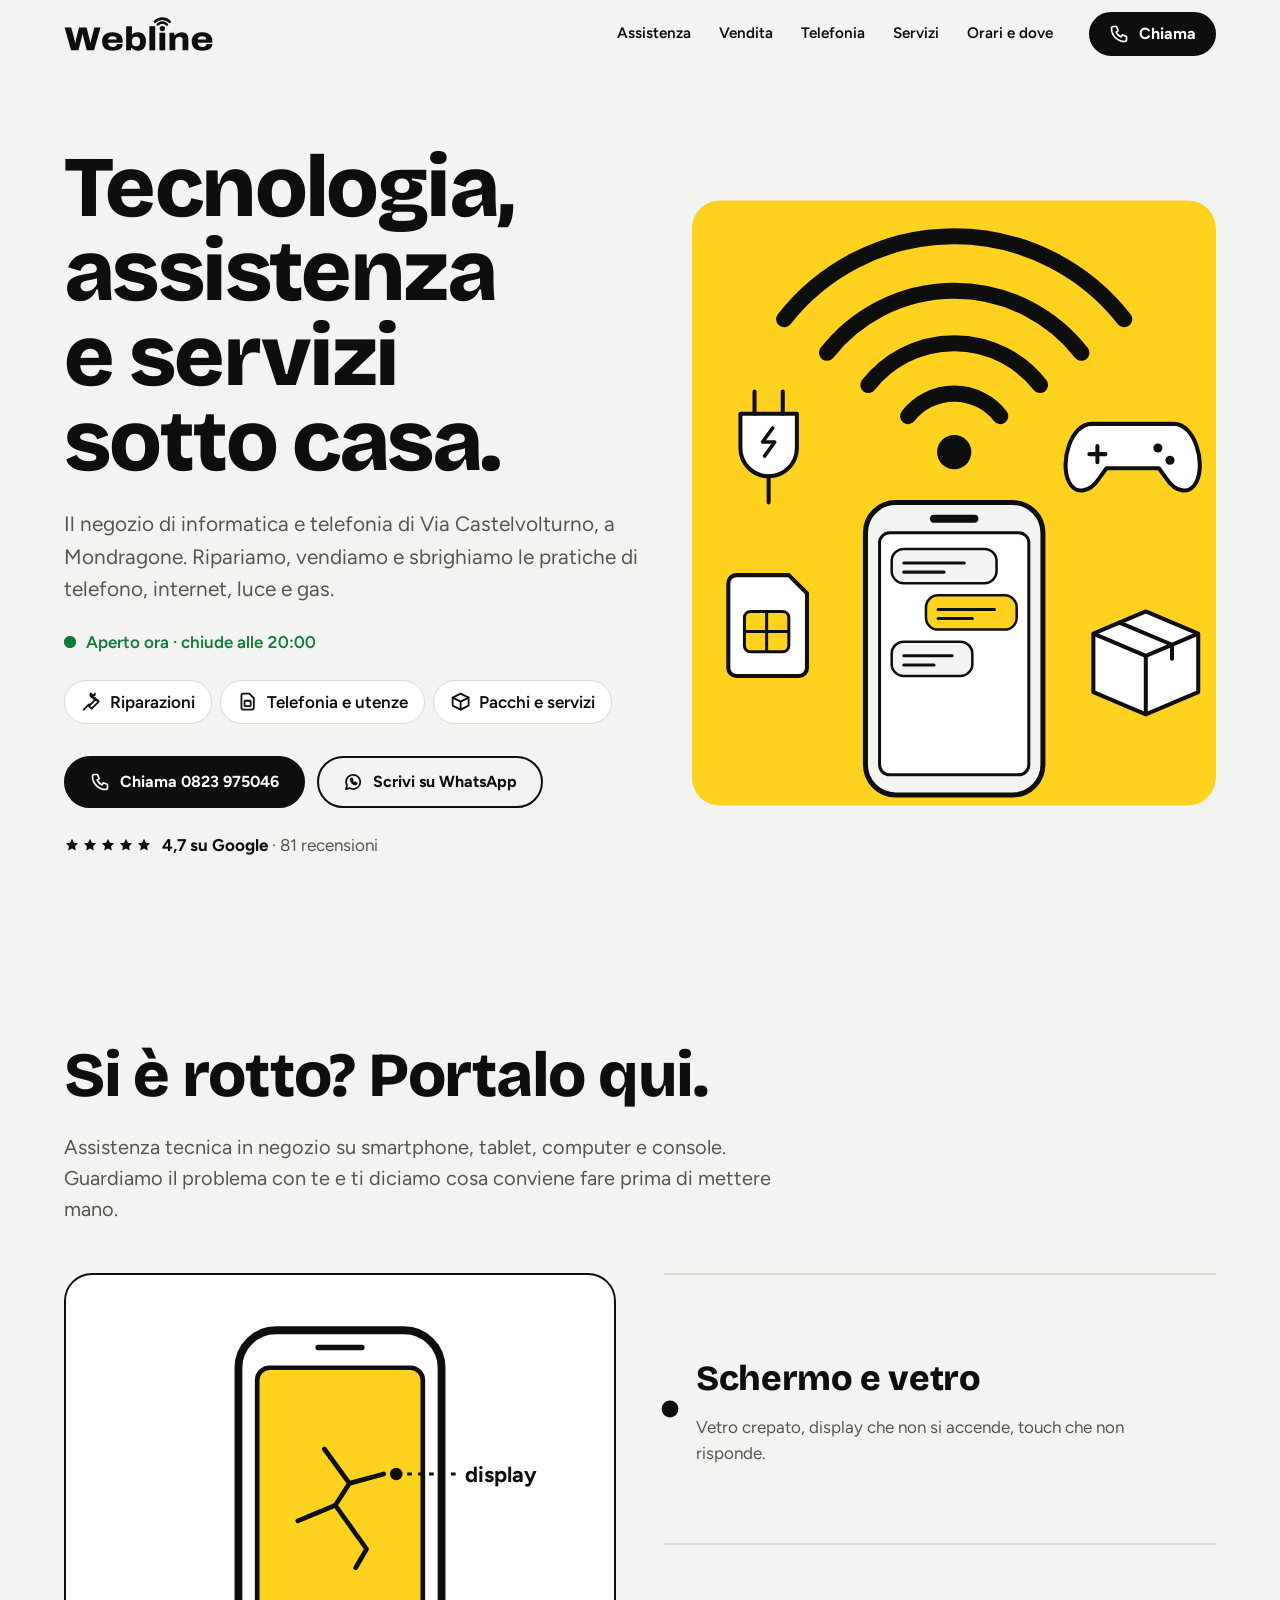
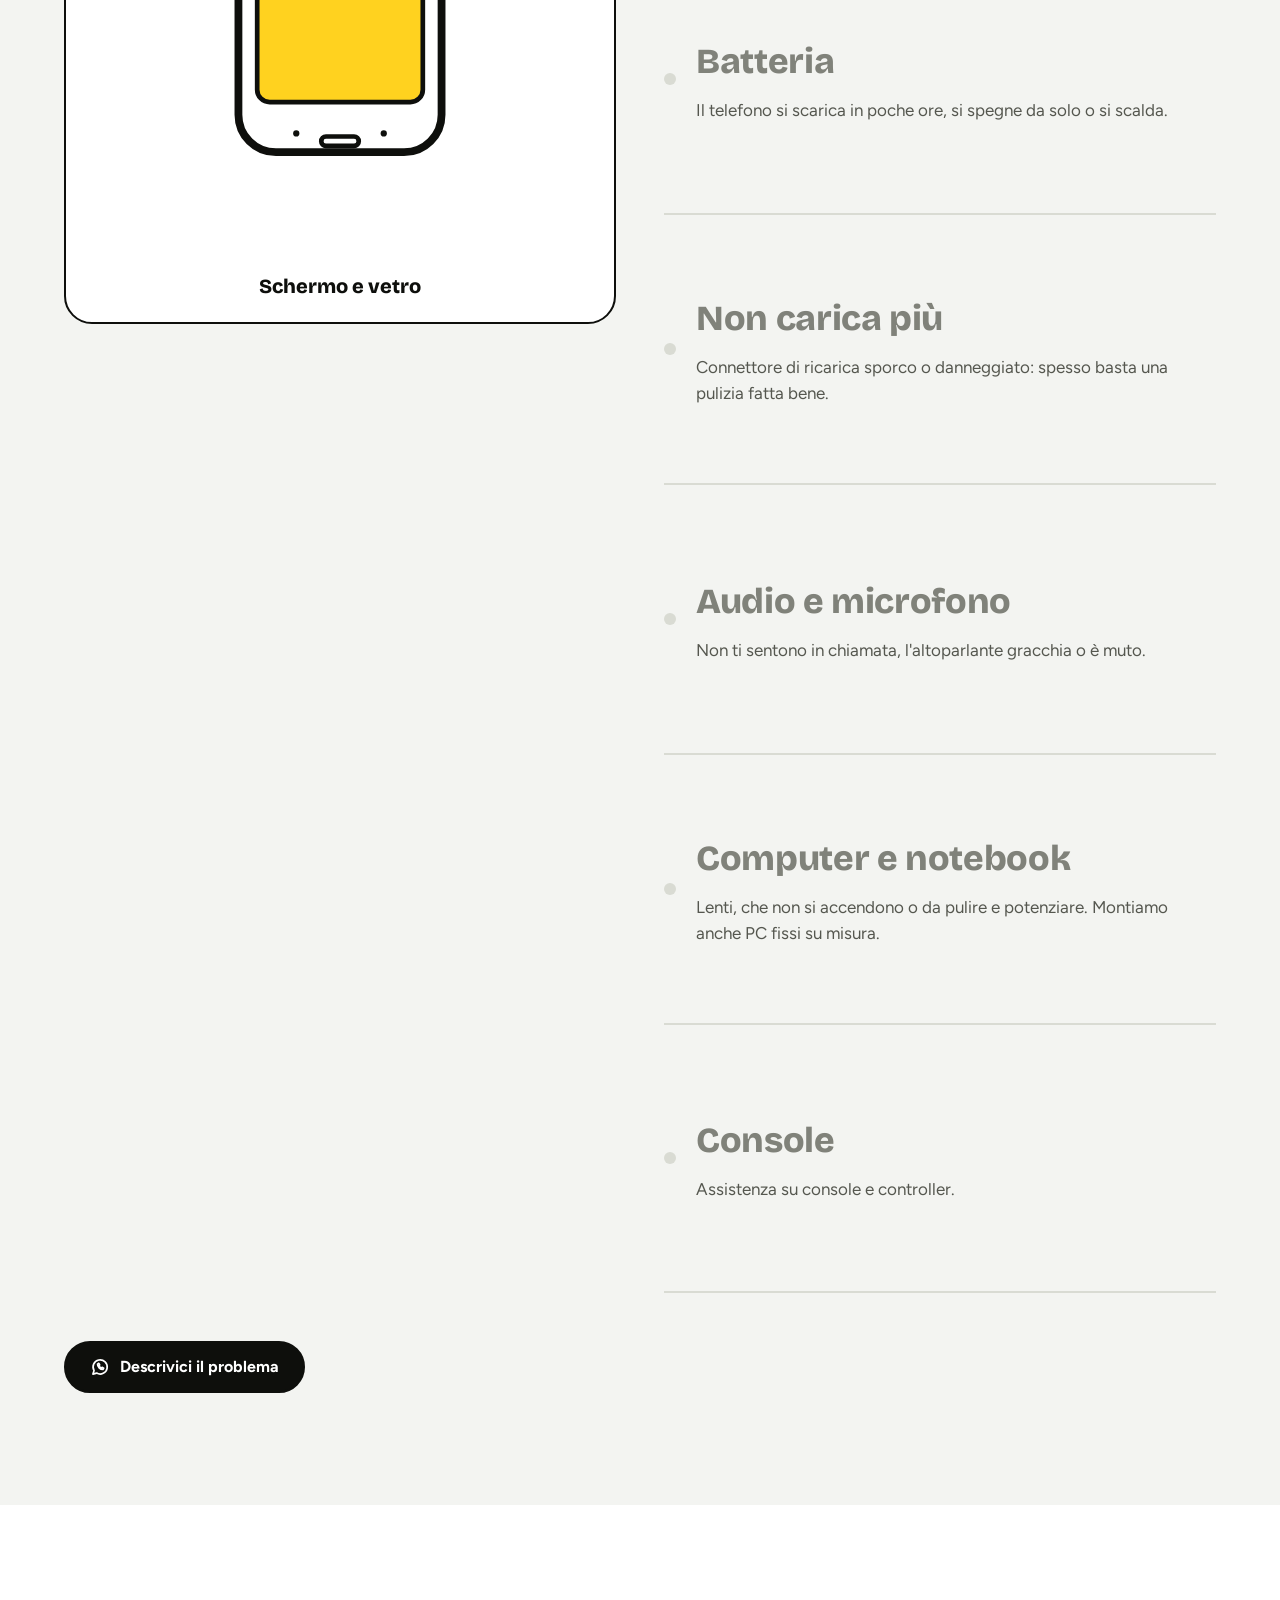
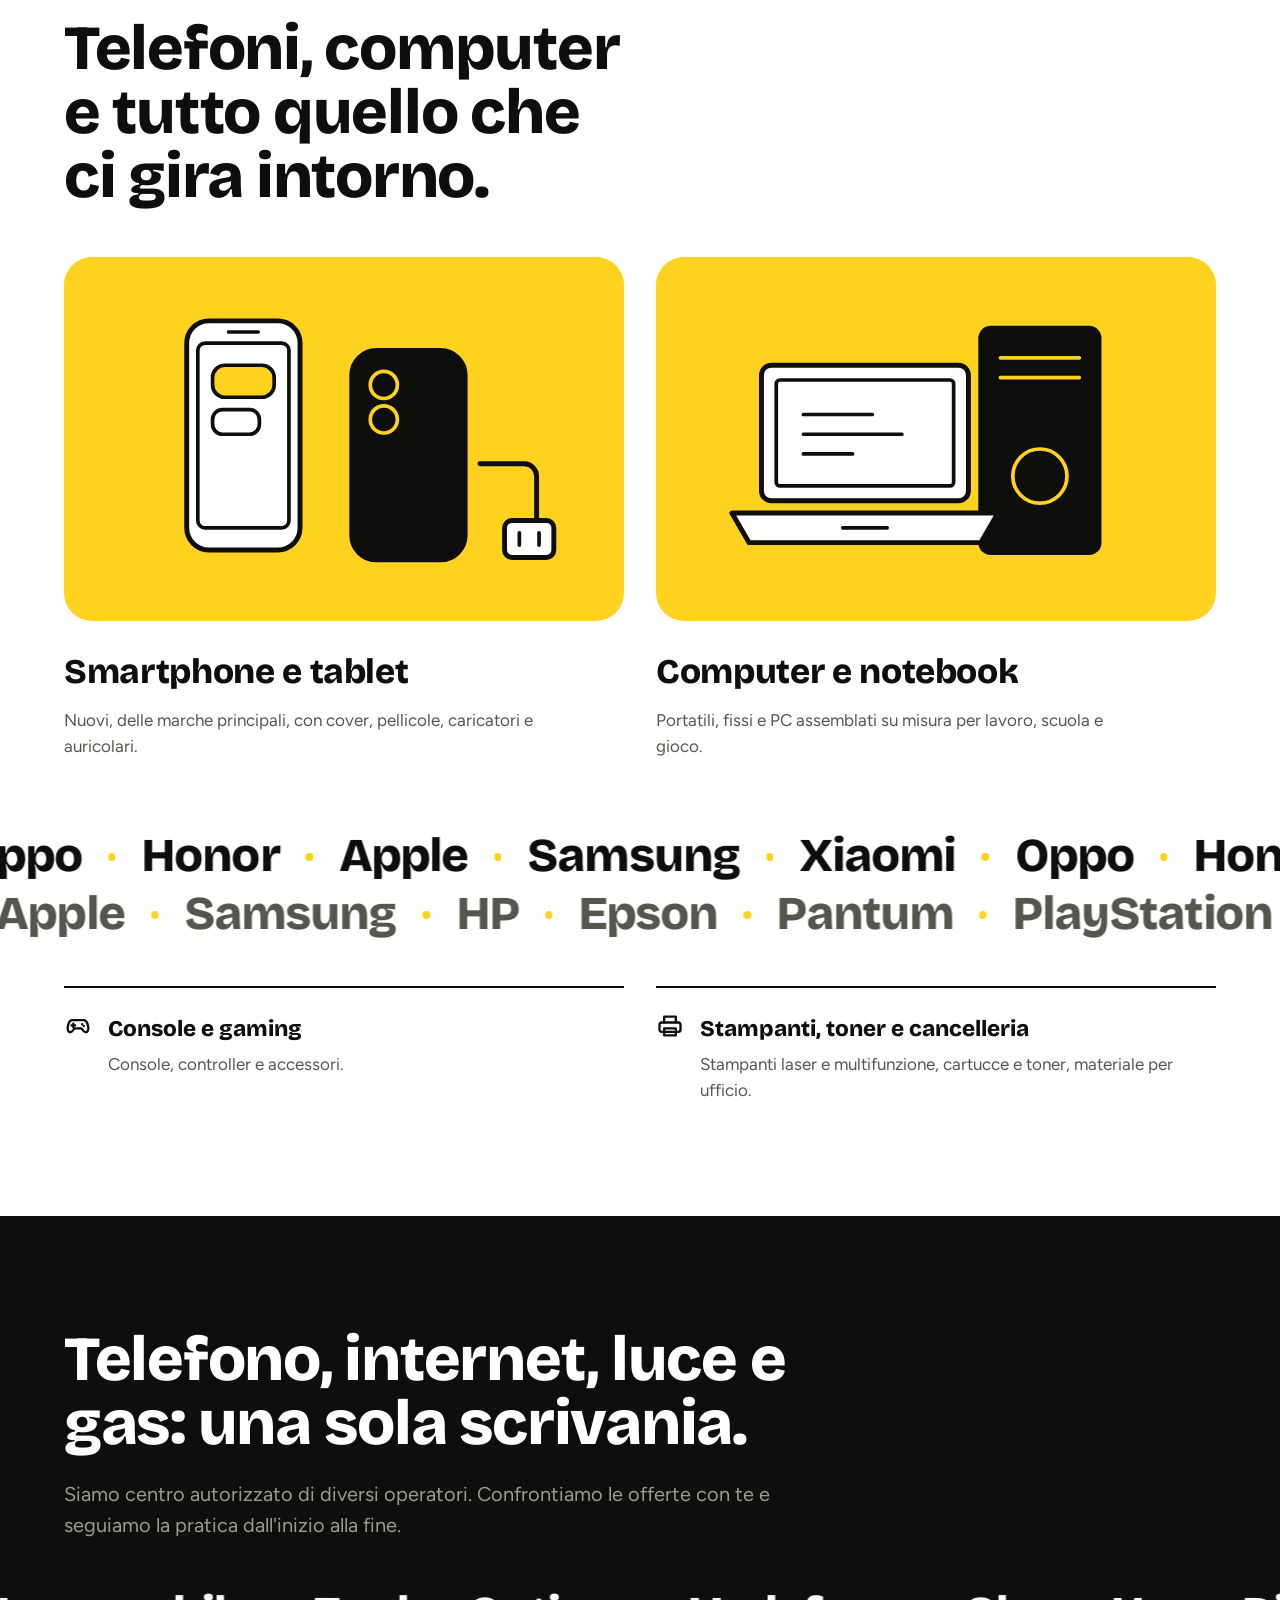
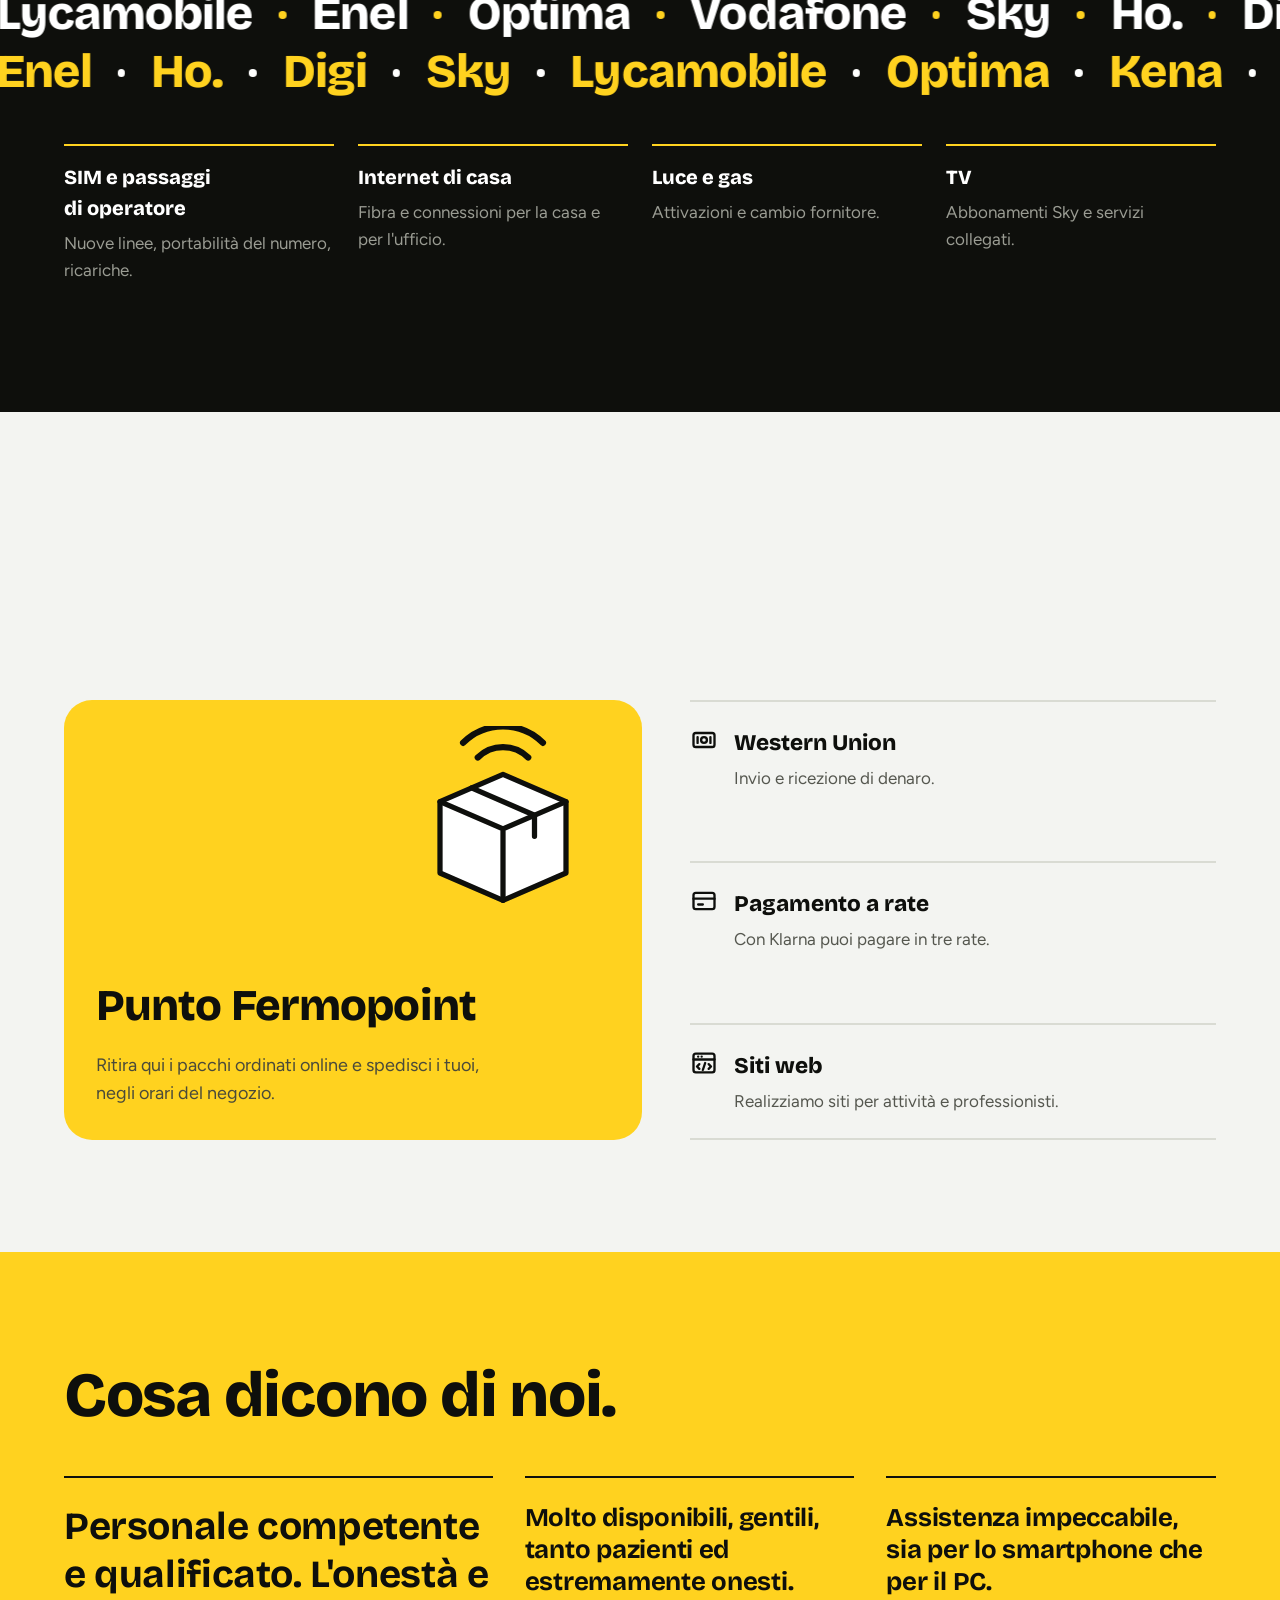
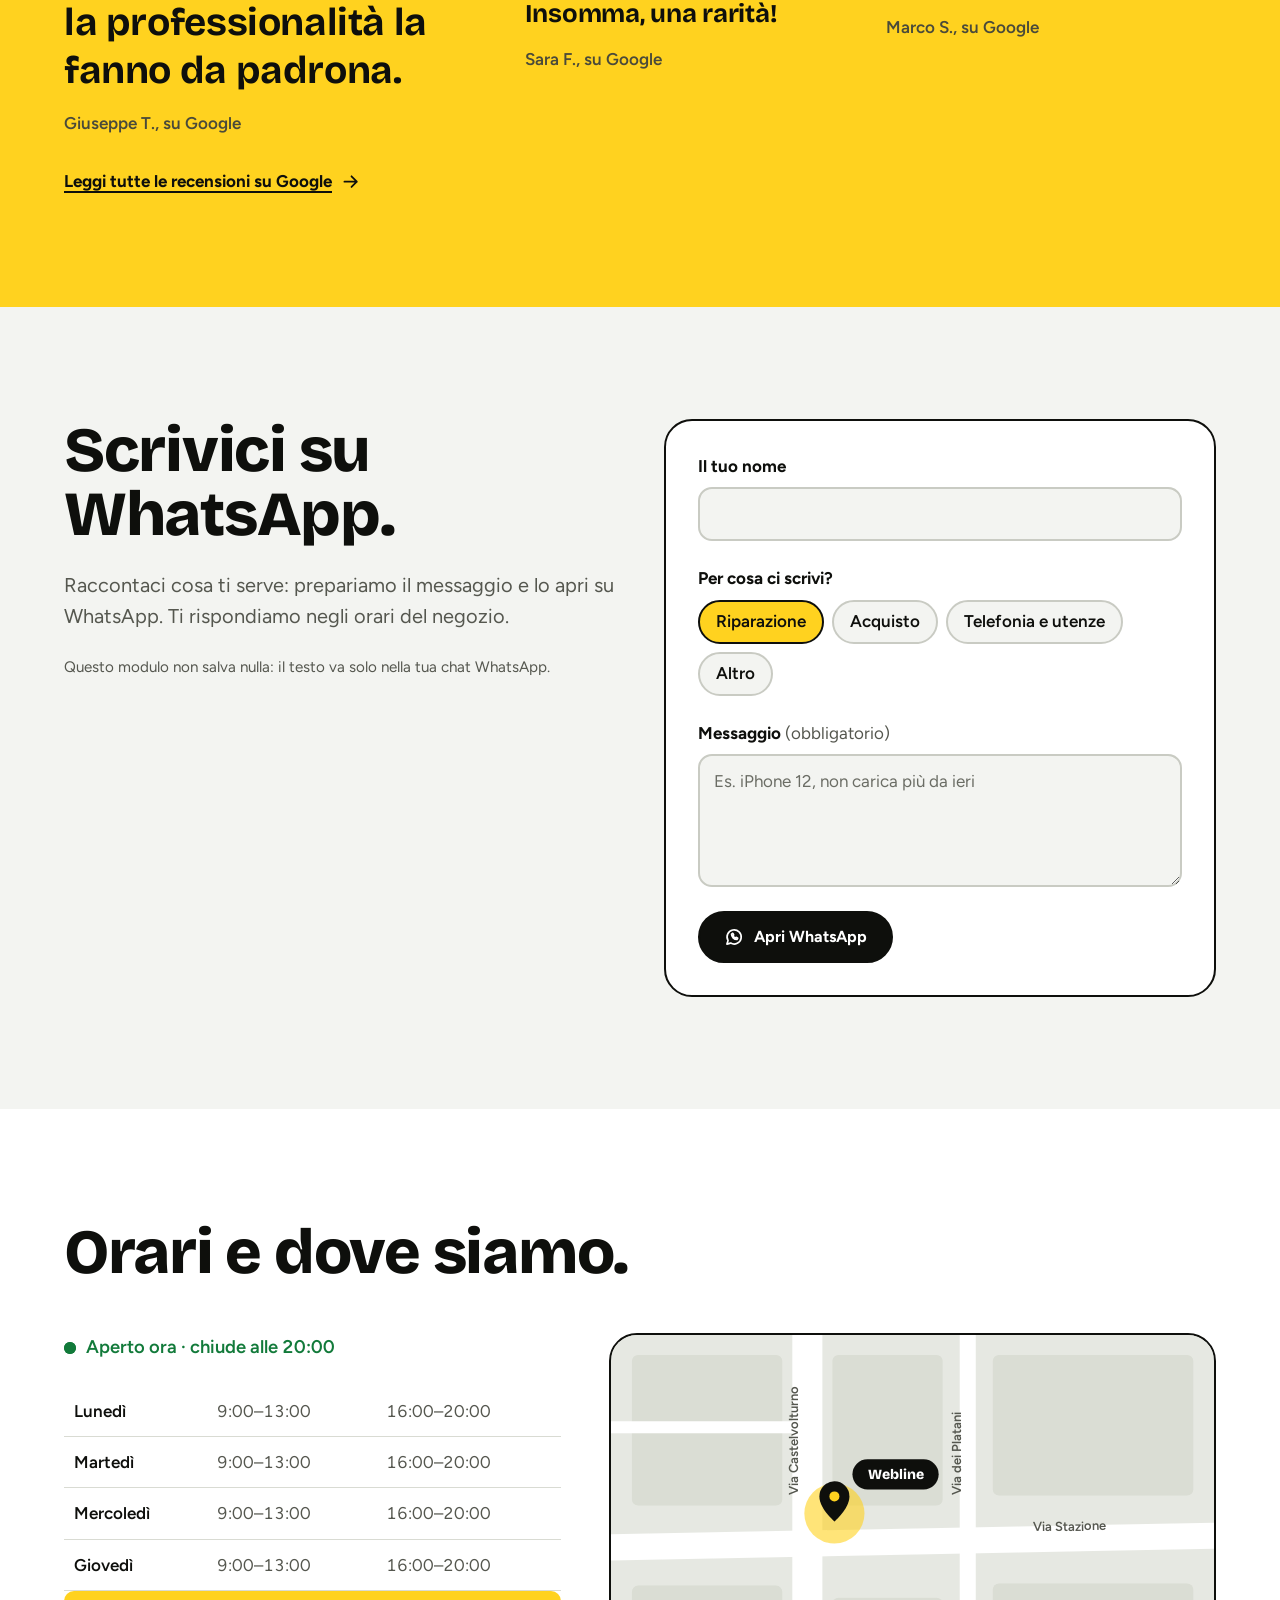
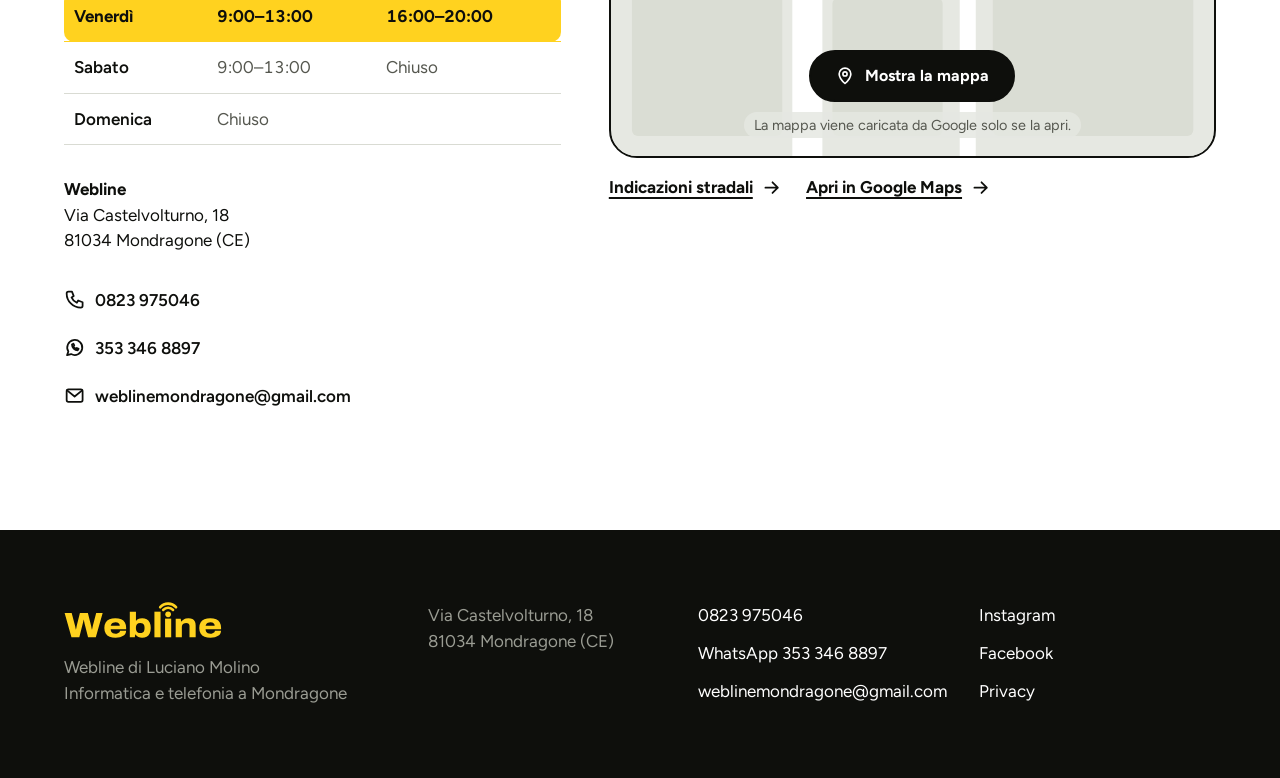
<file: index.html>
<!doctype html>
<html lang="it">
<head>
<meta charset="utf-8">
<meta name="viewport" content="width=device-width, initial-scale=1">
<title>Webline Mondragone – Assistenza smartphone e PC, telefonia e servizi</title>
<meta name="description" content="Webline di Luciano Molino, Via Castelvolturno 18 a Mondragone: assistenza e vendita di smartphone, computer e console, centro telefonia e utenze, punto Fermopoint.">
<link rel="canonical" href="https://www.weblinemondragone.it/">
<meta name="theme-color" content="#FFD21F">
<meta property="og:type" content="website">
<meta property="og:locale" content="it_IT">
<meta property="og:title" content="Webline Mondragone – Tecnologia, assistenza e servizi sotto casa">
<meta property="og:description" content="Assistenza e vendita di smartphone, computer e console, telefonia e utenze, punto Fermopoint. Via Castelvolturno 18, Mondragone.">
<meta property="og:url" content="https://www.weblinemondragone.it/">
<meta property="og:image" content="https://www.weblinemondragone.it/assets/img/og.png">
<meta property="og:image:width" content="1200">
<meta property="og:image:height" content="630">
<link rel="icon" href="assets/img/favicon.svg" type="image/svg+xml">
<link rel="apple-touch-icon" href="assets/img/apple-touch-icon.png">
<link rel="preload" href="assets/fonts/bricolage.woff2" as="font" type="font/woff2" crossorigin>
<link rel="preload" href="assets/fonts/figtree.woff2" as="font" type="font/woff2" crossorigin>
<link rel="stylesheet" href="assets/css/style.css?v=3">
<script type="application/ld+json">
{
  "@context": "https://schema.org",
  "@type": ["ComputerStore", "MobilePhoneStore"],
  "@id": "https://www.weblinemondragone.it/#negozio",
  "name": "Webline di Luciano Molino",
  "alternateName": "Webline Mondragone",
  "url": "https://www.weblinemondragone.it/",
  "logo": "https://www.weblinemondragone.it/assets/img/logo.svg",
  "image": "https://www.weblinemondragone.it/assets/img/og.png",
  "telephone": "+39 0823 975046",
  "email": "weblinemondragone@gmail.com",
  "address": {
    "@type": "PostalAddress",
    "streetAddress": "Via Castelvolturno, 18",
    "postalCode": "81034",
    "addressLocality": "Mondragone",
    "addressRegion": "CE",
    "addressCountry": "IT"
  },
  "geo": { "@type": "GeoCoordinates", "latitude": 41.114053, "longitude": 13.9073981 },
  "hasMap": "https://www.google.com/maps/search/?api=1&query=WebLine%20Mondragone&query_place_id=ChIJDYV8uSzeOhMRiIseJ2ymtq4",
  "openingHoursSpecification": [
    { "@type": "OpeningHoursSpecification", "dayOfWeek": ["Monday","Tuesday","Wednesday","Thursday","Friday"], "opens": "09:00", "closes": "13:00" },
    { "@type": "OpeningHoursSpecification", "dayOfWeek": ["Monday","Tuesday","Wednesday","Thursday","Friday"], "opens": "16:00", "closes": "20:00" },
    { "@type": "OpeningHoursSpecification", "dayOfWeek": "Saturday", "opens": "09:00", "closes": "13:00" }
  ],
  "areaServed": "Mondragone",
  "sameAs": [
    "https://www.instagram.com/weblinemondragone/",
    "https://www.facebook.com/web.line.90/"
  ]
}
</script>
</head>
<body>
<a class="skip" href="#contenuto">Vai al contenuto</a>

<header class="top" id="top">
  <div class="top__in">
    <a class="brand" href="#top" aria-label="Webline, torna all'inizio"><svg class="logo" xmlns="http://www.w3.org/2000/svg" viewBox="-10 -998 4490 1018" fill="currentColor" aria-hidden="true" focusable="false"><g transform="scale(1 -1)"><path transform="translate(0 0)" d="M201.1 0 7.7 687.3H207.4L302.3 323.1Q306.3 310 310.1 291.4Q314 272.7 318 253.7Q322 234.7 324.5 220.5H329.9Q331.9 231.3 334.5 245.2Q337.1 259 339.9 273.3Q342.6 287.5 345.5 300.6Q348.4 313.7 350.4 323.1L439.9 687.3H665.5L756.1 323.1Q759.4 311 763.2 292.6Q767.1 274.2 770.9 254.8Q774.8 235.5 777.4 220.5H782.8Q785 231.4 788 245Q791 258.6 793.9 272.7Q796.9 286.7 800 299.7Q803.1 312.8 805.6 323.1L899.9 687.3H1083.4L889.6 0H670.7L569.3 397.4Q566.1 411.9 561.8 429.7Q557.6 447.5 554.3 464.7Q551.1 481.9 548.8 494.1H543.8Q541.5 480.7 537.7 462.7Q534 444.7 530.3 427.4Q526.5 410.2 523.3 397.4L423 0Z"/><path transform="translate(1091 0)" d="M357.9 -12Q259.3 -12 187.9 17.4Q116.6 46.7 78.2 107.9Q39.8 169 39.8 263.5Q39.8 356.8 77.7 417.9Q115.6 479 185.3 509.2Q255.1 539.3 350.8 539.3Q448.4 539.3 516.8 510Q585.1 480.6 620.8 420.6Q656.5 360.6 656.5 268V229.4H218.5Q220.2 187.3 235.8 159Q251.4 130.7 282.2 117Q312.9 103.3 358.4 103.3Q384.1 103.3 406.3 109Q428.4 114.8 445 125.7Q461.5 136.5 471 152Q480.5 167.5 481.1 186.9H655.4Q655.4 139.9 634.2 102.8Q613 65.7 573.7 40.2Q534.4 14.7 479.6 1.4Q424.8 -12 357.9 -12ZM219.5 323.2H474.9Q474.9 347.8 466.4 366.4Q457.9 385 442.1 397.9Q426.4 410.8 404.5 417.3Q382.7 423.8 356.1 423.8Q314.9 423.8 285.9 411.9Q256.9 399.9 240.6 377.5Q224.2 355 219.5 323.2Z"/><path transform="translate(1787 0)" d="M410.8 -12Q355.1 -12 307 8.9Q258.9 29.7 226.6 77.4H218.8L205.4 0H63.9V724.3H237.8V469.2H245Q264.2 493 291 508.6Q317.8 524.2 349.6 531.8Q381.4 539.3 414.4 539.3Q485.9 539.3 540.3 509.5Q594.8 479.8 625.6 418.9Q656.4 358 656.4 264.1Q656.4 170 625.6 108.8Q594.8 47.5 539.7 17.8Q484.6 -12 410.8 -12ZM358.6 120.6Q400.6 120.6 427.6 136Q454.5 151.5 467.3 180.6Q480.1 209.8 480.1 250.1V276.4Q480.1 317 467.3 346.1Q454.5 375.1 427.8 390.9Q401.1 406.7 359 406.7Q328 406.7 304.9 396.8Q281.8 386.9 266.7 369Q251.6 351.2 244.1 326.2Q236.7 301.3 236.7 270.9V255.2Q236.7 215 249.9 184.7Q263 154.3 290.2 137.5Q317.4 120.6 358.6 120.6Z"/><path transform="translate(2483 0)" d="M63.6 0V724.3H237.5V0Z"/><path transform="translate(2784 0)" d="M63.6 0V527.3H237.5V0Z"/><path transform="translate(3085 0)" d="M63.6 0V527.3H205.7L217.8 445.9H225.8Q249.4 478.1 280.8 498.7Q312.1 519.3 349.1 529.3Q386.1 539.3 425.1 539.3Q491.6 539.3 536.7 516.7Q581.8 494.1 605.1 448.6Q628.4 403 628.4 333.8V0H454.3V309.4Q454.3 333.8 447.8 352Q441.3 370.2 429.1 382.2Q416.9 394.2 398.9 400.2Q380.9 406.2 357.6 406.2Q323.6 406.2 296.5 391.5Q269.4 376.7 253.4 351.2Q237.5 325.6 237.5 292.3V0Z"/><path transform="translate(3775 0)" d="M357.9 -12Q259.3 -12 187.9 17.4Q116.6 46.7 78.2 107.9Q39.8 169 39.8 263.5Q39.8 356.8 77.7 417.9Q115.6 479 185.3 509.2Q255.1 539.3 350.8 539.3Q448.4 539.3 516.8 510Q585.1 480.6 620.8 420.6Q656.5 360.6 656.5 268V229.4H218.5Q220.2 187.3 235.8 159Q251.4 130.7 282.2 117Q312.9 103.3 358.4 103.3Q384.1 103.3 406.3 109Q428.4 114.8 445 125.7Q461.5 136.5 471 152Q480.5 167.5 481.1 186.9H655.4Q655.4 139.9 634.2 102.8Q613 65.7 573.7 40.2Q534.4 14.7 479.6 1.4Q424.8 -12 357.9 -12ZM219.5 323.2H474.9Q474.9 347.8 466.4 366.4Q457.9 385 442.1 397.9Q426.4 410.8 404.5 417.3Q382.7 423.8 356.1 423.8Q314.9 423.8 285.9 411.9Q256.9 399.9 240.6 377.5Q224.2 355 219.5 323.2Z"/><circle cx="2934.5" cy="650" r="80"/><path class="arc" fill="none" stroke="currentColor" stroke-width="76" stroke-linecap="round" d="M3072 773.8A185 185 0 0 1 2797 773.8"/><path class="arc" fill="none" stroke="currentColor" stroke-width="76" stroke-linecap="round" d="M3157.4 850.7A300 300 0 0 1 2711.6 850.7"/></g></svg></a>
    <nav class="nav" aria-label="Sezioni">
      <a href="#assistenza">Assistenza</a>
      <a href="#vendita">Vendita</a>
      <a href="#telefonia">Telefonia</a>
      <a href="#servizi">Servizi</a>
      <a href="#dove">Orari e dove</a>
    </nav>
    <a class="btn btn--ink btn--sm top__call" href="tel:+390823975046"><svg class="ic" viewBox="0 0 24 24" aria-hidden="true" focusable="false" fill="none" stroke="currentColor" stroke-width="2" stroke-linecap="round" stroke-linejoin="round"><path d="M5 3h4l2 5-2.5 1.5a11 11 0 0 0 6 6L16 13l5 2v4a2 2 0 0 1-2 2A16 16 0 0 1 3 5a2 2 0 0 1 2-2"/></svg><span>Chiama</span></a>
    <button class="menu-btn" type="button" aria-expanded="false" aria-controls="menu"><span class="menu-btn__bars" aria-hidden="true"></span><span class="sr">Apri il menu</span></button>
  </div>
</header>

<div class="menu" id="menu" hidden>
  <nav aria-label="Menu">
    <a href="#assistenza">Assistenza</a>
    <a href="#vendita">Vendita</a>
    <a href="#telefonia">Telefonia</a>
    <a href="#servizi">Servizi</a>
    <a href="#scrivici">Scrivici</a>
    <a href="#dove">Orari e dove</a>
  </nav>
  <div class="menu__foot">
    <a class="btn btn--signal" href="tel:+390823975046"><svg class="ic" viewBox="0 0 24 24" aria-hidden="true" focusable="false" fill="none" stroke="currentColor" stroke-width="2" stroke-linecap="round" stroke-linejoin="round"><path d="M5 3h4l2 5-2.5 1.5a11 11 0 0 0 6 6L16 13l5 2v4a2 2 0 0 1-2 2A16 16 0 0 1 3 5a2 2 0 0 1 2-2"/></svg><span>0823 975046</span></a>
    <a class="btn btn--line-light" href="https://wa.me/393533468897" target="_blank" rel="noopener"><svg class="ic" viewBox="0 0 24 24" aria-hidden="true" focusable="false" fill="none" stroke="currentColor" stroke-width="2" stroke-linecap="round" stroke-linejoin="round"><path d="M3.5 20.5l1.4-4.2A8.5 8.5 0 1 1 8 19.3z"/><path d="M9 8.5c0 3.5 3 6.5 6.5 6.5l1-1.6-2-1-1 .8a5 5 0 0 1-2.7-2.7l.8-1-1-2z"/></svg><span>WhatsApp</span></a>
  </div>
</div>

<main id="contenuto">

<section class="hero" aria-labelledby="hero-t">
  <div class="hero__text">
    <h1 id="hero-t" class="hero__title"><span class="w">Tecnologia,</span> <span class="w">assistenza</span> <span class="w">e</span> <span class="w">servizi</span> <span class="w">sotto</span> <span class="w">casa.</span></h1>
    <p class="hero__sub">Il negozio di informatica e telefonia di Via Castelvolturno, a Mondragone. Ripariamo, vendiamo e sbrighiamo le pratiche di telefono, internet, luce e gas.</p>
    <p class="status" data-status><span class="status__dot" aria-hidden="true"></span><span data-status-text>Orari: lun–ven 9–13 e 16–20, sabato 9–13</span></p>
    <ul class="quick" aria-label="Vai a">
      <li><a href="#assistenza"><svg class="ic" viewBox="0 0 24 24" aria-hidden="true" focusable="false" fill="none" stroke="currentColor" stroke-width="2" stroke-linecap="round" stroke-linejoin="round"><path d="M14.7 6.3a4 4 0 0 0 5 5L21 13l-8 8-3-3 8-8-1.3-1.3a4 4 0 0 1-5-5l2.6 2.6 2-.4.4-2z" transform="translate(-1 -1)"/><path d="M3 21l6-6"/></svg>Riparazioni</a></li>
      <li><a href="#telefonia"><svg class="ic" viewBox="0 0 24 24" aria-hidden="true" focusable="false" fill="none" stroke="currentColor" stroke-width="2" stroke-linecap="round" stroke-linejoin="round"><path d="M7 3h7l5 5v11a2 2 0 0 1-2 2H7a2 2 0 0 1-2-2V5a2 2 0 0 1 2-2z"/><rect x="8.5" y="11" width="7" height="6" rx="1"/></svg>Telefonia e utenze</a></li>
      <li><a href="#servizi"><svg class="ic" viewBox="0 0 24 24" aria-hidden="true" focusable="false" fill="none" stroke="currentColor" stroke-width="2" stroke-linecap="round" stroke-linejoin="round"><path d="M3 7.5L12 3l9 4.5v9L12 21l-9-4.5z"/><path d="M3 7.5l9 4.5 9-4.5M12 12v9"/></svg>Pacchi e servizi</a></li>
    </ul>
    <div class="hero__cta">
      <a class="btn btn--ink" href="tel:+390823975046"><svg class="ic" viewBox="0 0 24 24" aria-hidden="true" focusable="false" fill="none" stroke="currentColor" stroke-width="2" stroke-linecap="round" stroke-linejoin="round"><path d="M5 3h4l2 5-2.5 1.5a11 11 0 0 0 6 6L16 13l5 2v4a2 2 0 0 1-2 2A16 16 0 0 1 3 5a2 2 0 0 1 2-2"/></svg><span>Chiama 0823 975046</span></a>
      <a class="btn btn--line" href="https://wa.me/393533468897" target="_blank" rel="noopener"><svg class="ic" viewBox="0 0 24 24" aria-hidden="true" focusable="false" fill="none" stroke="currentColor" stroke-width="2" stroke-linecap="round" stroke-linejoin="round"><path d="M3.5 20.5l1.4-4.2A8.5 8.5 0 1 1 8 19.3z"/><path d="M9 8.5c0 3.5 3 6.5 6.5 6.5l1-1.6-2-1-1 .8a5 5 0 0 1-2.7-2.7l.8-1-1-2z"/></svg><span>Scrivi su WhatsApp</span></a>
    </div>
    <p class="hero__proof"><a href="https://www.google.com/maps/search/?api=1&amp;query=WebLine%20Mondragone&amp;query_place_id=ChIJDYV8uSzeOhMRiIseJ2ymtq4" target="_blank" rel="noopener"><span class="stars" aria-hidden="true"><svg viewBox="0 0 24 24" aria-hidden="true"><path d="M12 2.8l2.8 5.9 6.4.8-4.7 4.4 1.2 6.4L12 17.2l-5.7 3.1 1.2-6.4-4.7-4.4 6.4-.8z" fill="currentColor"/></svg><svg viewBox="0 0 24 24" aria-hidden="true"><path d="M12 2.8l2.8 5.9 6.4.8-4.7 4.4 1.2 6.4L12 17.2l-5.7 3.1 1.2-6.4-4.7-4.4 6.4-.8z" fill="currentColor"/></svg><svg viewBox="0 0 24 24" aria-hidden="true"><path d="M12 2.8l2.8 5.9 6.4.8-4.7 4.4 1.2 6.4L12 17.2l-5.7 3.1 1.2-6.4-4.7-4.4 6.4-.8z" fill="currentColor"/></svg><svg viewBox="0 0 24 24" aria-hidden="true"><path d="M12 2.8l2.8 5.9 6.4.8-4.7 4.4 1.2 6.4L12 17.2l-5.7 3.1 1.2-6.4-4.7-4.4 6.4-.8z" fill="currentColor"/></svg><svg viewBox="0 0 24 24" aria-hidden="true"><path d="M12 2.8l2.8 5.9 6.4.8-4.7 4.4 1.2 6.4L12 17.2l-5.7 3.1 1.2-6.4-4.7-4.4 6.4-.8z" fill="currentColor"/></svg></span><span><strong>4,7 su Google</strong> · 81 recensioni</span></a></p>
  </div>

  <div class="hero__art" aria-hidden="true">
    <svg class="scene" viewBox="0 0 520 600" xmlns="http://www.w3.org/2000/svg">
      <g class="arcs" fill="none" stroke="#0E0F0C" stroke-width="16" stroke-linecap="round">
        <path class="h-arc" style="--i:0" d="M214.3 214.3A58 58 0 0 1 305.7 214.3"/>
<path class="h-arc" style="--i:1" d="M174.9 183.5A108 108 0 0 1 345.1 183.5"/>
<path class="h-arc" style="--i:2" d="M133.9 151.5A160 160 0 0 1 386.1 151.5"/>
<path class="h-arc" style="--i:3" d="M91.4 118.2A214 214 0 0 1 428.6 118.2"/>
      </g>
      <circle class="h-dot" cx="260" cy="250" r="17" fill="#0E0F0C"/>
      <g class="phone" data-depth="0.6">
        <rect x="172" y="300" width="176" height="290" rx="30" fill="#F3F4F1" stroke="#0E0F0C" stroke-width="5"/>
        <rect x="186" y="330" width="148" height="240" rx="10" fill="#fff" stroke="#0E0F0C" stroke-width="3"/>
        <rect x="236" y="312" width="48" height="8" rx="4" fill="#0E0F0C"/>
        <g class="bubbles">
          <rect class="b1" x="198" y="346" width="104" height="34" rx="12" fill="#F3F4F1" stroke="#0E0F0C" stroke-width="2.5"/>
          <path class="b1" d="M210 360h60M210 369h40" stroke="#0E0F0C" stroke-width="3" stroke-linecap="round"/>
          <rect class="b2" x="232" y="392" width="90" height="34" rx="12" fill="#FFD21F" stroke="#0E0F0C" stroke-width="2.5"/>
          <path class="b2" d="M244 406h56M244 415h34" stroke="#0E0F0C" stroke-width="3" stroke-linecap="round"/>
          <rect class="b3" x="198" y="438" width="80" height="34" rx="12" fill="#F3F4F1" stroke="#0E0F0C" stroke-width="2.5"/>
          <path class="b3" d="M210 452h48M210 461h30" stroke="#0E0F0C" stroke-width="3" stroke-linecap="round"/>
        </g>
      </g>
      <g class="float f-sim" data-depth="1.4">
        <path d="M44 372h52l18 18v74a8 8 0 0 1-8 8H44a8 8 0 0 1-8-8v-84a8 8 0 0 1 8-8z" fill="#fff" stroke="#0E0F0C" stroke-width="4" stroke-linejoin="round"/>
        <rect x="52" y="408" width="44" height="40" rx="6" fill="#FFD21F" stroke="#0E0F0C" stroke-width="3"/>
        <path d="M52 428h44M74 408v40" stroke="#0E0F0C" stroke-width="3"/>
      </g>
      <g class="float f-box" data-depth="1.8">
        <path d="M398 430l52-22 52 22v58l-52 22-52-22z" fill="#fff" stroke="#0E0F0C" stroke-width="4" stroke-linejoin="round"/>
        <path d="M398 430l52 22 52-22M450 452v58" fill="none" stroke="#0E0F0C" stroke-width="4" stroke-linejoin="round"/>
        <path d="M424 419l52 22v14" fill="none" stroke="#0E0F0C" stroke-width="4" stroke-linecap="round"/>
      </g>
      <g class="float f-pad" data-depth="1.1"><g transform="translate(0 110)">
        <path d="M396 112c-20 0-32 38-22 58 7 13 21 9 29-3l8-11h52l8 11c8 12 22 16 29 3 10-20-2-58-22-58z" fill="#fff" stroke="#0E0F0C" stroke-width="4" stroke-linejoin="round"/>
        <path d="M402 134v16M394 142h16" stroke="#0E0F0C" stroke-width="4" stroke-linecap="round"/>
        <circle cx="462" cy="136" r="4.5" fill="#0E0F0C"/><circle cx="474" cy="148" r="4.5" fill="#0E0F0C"/>
      </g></g>
      <g class="float f-plug" data-depth="1.5"><g transform="translate(-10 80)">
        <path d="M58 132h56v34a28 28 0 0 1-56 0z" fill="#fff" stroke="#0E0F0C" stroke-width="4" stroke-linejoin="round"/>
        <path d="M72 132v-22M100 132v-22M86 194v26" stroke="#0E0F0C" stroke-width="4" stroke-linecap="round"/>
        <path d="M90 146l-10 14h12l-10 14" fill="none" stroke="#0E0F0C" stroke-width="3.5" stroke-linecap="round" stroke-linejoin="round"/>
      </g></g>
    </svg>
  </div>
</section>

<section class="repair" id="assistenza" aria-labelledby="rep-t">
  <div class="repair__head">
    <h2 id="rep-t" class="h2">Si è rotto? Portalo qui.</h2>
    <p class="lead">Assistenza tecnica in negozio su smartphone, tablet, computer e console. Guardiamo il problema con te e ti diciamo cosa conviene fare prima di mettere mano.</p>
  </div>
  <div class="repair__grid">
    <div class="repair__visual" aria-hidden="true">
      <div class="device-stage">
        <svg class="dev dev--phone is-on" viewBox="0 0 320 360" xmlns="http://www.w3.org/2000/svg">
          <g class="part" data-part="schermo">
            <rect x="107" y="44" width="106" height="214" rx="8" fill="#FFD21F"/>
            <path d="M150 96l16 22-9 14 20 28-7 12M166 118l22-6M157 132l-24 10" fill="none" stroke="#0E0F0C" stroke-width="3" stroke-linecap="round" stroke-linejoin="round"/>
            <path class="co-line" d="M196 112h38"/><circle cx="196" cy="112" r="4" fill="#0E0F0C"/>
            <text class="co" x="240" y="117">display</text>
          </g>
          <g class="part" data-part="batteria">
            <rect x="133" y="118" width="54" height="92" rx="8" fill="#fff" stroke="#0E0F0C" stroke-width="3.5"/>
            <rect x="151" y="110" width="18" height="8" rx="2" fill="#0E0F0C"/>
            <rect x="139" y="184" width="42" height="20" rx="4" fill="#FFD21F"/>
            <path d="M164 136l-10 18h14l-10 18" fill="none" stroke="#0E0F0C" stroke-width="3" stroke-linecap="round" stroke-linejoin="round"/>
            <path class="co-line" d="M187 164h47"/><circle cx="187" cy="164" r="4" fill="#0E0F0C"/>
            <text class="co" x="240" y="169">batteria</text>
          </g>
          <g class="part" data-part="connettore">
            <circle cx="160" cy="288" r="22" fill="#FFD21F"/>
            <path d="M160 296v18q0 14-14 14H70" fill="none" stroke="#0E0F0C" stroke-width="3.5" stroke-linecap="round"/>
            <rect x="44" y="320" width="28" height="16" rx="4" fill="#fff" stroke="#0E0F0C" stroke-width="3.5"/>
            <path class="co-line" d="M182 288h52"/>
            <text class="co" x="240" y="293">connettore</text>
          </g>
          <g class="part" data-part="audio">
            <rect x="138" y="24" width="44" height="14" rx="7" fill="#FFD21F"/>
            <circle cx="132" cy="278" r="7" fill="#FFD21F"/><circle cx="188" cy="278" r="7" fill="#FFD21F"/>
            <path d="M80 48q-10 14 0 28M66 40q-20 22 0 44M80 250q-10 14 0 28M66 242q-20 22 0 44" fill="none" stroke="#0E0F0C" stroke-width="3.5" stroke-linecap="round"/>
            <path class="co-line" d="M182 31h52M195 278h39"/>
            <text class="co" x="240" y="36">altoparlante</text>
            <text class="co" x="240" y="283">microfono</text>
          </g>
          <g fill="none" stroke="#0E0F0C" stroke-linecap="round" stroke-linejoin="round">
            <rect x="95" y="20" width="130" height="270" rx="24" stroke-width="5"/>
            <rect x="107" y="44" width="106" height="214" rx="8" stroke-width="3"/>
            <path d="M146 31h28" stroke-width="3.5"/>
            <rect x="148" y="280" width="24" height="6" rx="3" stroke-width="3"/>
            <circle cx="132" cy="278" r="2" fill="#0E0F0C" stroke="none"/><circle cx="188" cy="278" r="2" fill="#0E0F0C" stroke="none"/>
          </g>
        </svg>
        <svg class="dev dev--laptop" viewBox="0 0 320 360" xmlns="http://www.w3.org/2000/svg">
          <rect x="84" y="92" width="152" height="94" rx="3" fill="#FFD21F"/>
          <g fill="none" stroke="#0E0F0C" stroke-width="5" stroke-linecap="round" stroke-linejoin="round">
            <rect x="72" y="80" width="176" height="118" rx="8"/>
            <rect x="84" y="92" width="152" height="94" rx="3" stroke-width="3"/>
            <path d="M44 212h232l-16 26H60z"/>
            <path d="M140 225h40" stroke-width="3.5"/>
            <circle cx="160" cy="139" r="26" stroke-width="3.5" fill="#fff"/>
            <path d="M160 113v10M160 155v10M134 139h10M176 139h10M142 121l7 7M171 150l7 7M142 157l7-7M171 128l7-7" stroke-width="3"/>
            <circle cx="160" cy="139" r="8" stroke-width="3"/>
          </g>
        </svg>
        <svg class="dev dev--pad" viewBox="0 0 320 360" xmlns="http://www.w3.org/2000/svg">
          <path d="M96 116c-40 0-62 76-42 116 14 26 42 18 58-6l16-22h104l16 22c16 24 44 32 58 6 20-40-2-116-42-116z" fill="#FFD21F"/>
          <g fill="none" stroke="#0E0F0C" stroke-width="5" stroke-linecap="round" stroke-linejoin="round">
            <path d="M96 116c-40 0-62 76-42 116 14 26 42 18 58-6l16-22h104l16 22c16 24 44 32 58 6 20-40-2-116-42-116z"/>
            <path d="M104 146v32M88 162h32"/>
            <circle cx="132" cy="196" r="12" stroke-width="3.5" fill="#fff"/><circle cx="188" cy="196" r="12" stroke-width="3.5" fill="#fff"/>
          </g>
          <g fill="#0E0F0C"><circle cx="222" cy="148" r="7"/><circle cx="242" cy="166" r="7"/><circle cx="202" cy="166" r="7"/><circle cx="222" cy="184" r="7"/></g>
        </svg>
      </div>
      <p class="device-cap" data-cap>Schermo e vetro</p>
    </div>

    <ol class="repair__list" role="list">
      <li class="rep" data-dev="phone" data-part="schermo">
        <h3>Schermo e vetro</h3>
        <p>Vetro crepato, display che non si accende, touch che non risponde.</p>
      </li>
      <li class="rep" data-dev="phone" data-part="batteria">
        <h3>Batteria</h3>
        <p>Il telefono si scarica in poche ore, si spegne da solo o si scalda.</p>
      </li>
      <li class="rep" data-dev="phone" data-part="connettore">
        <h3>Non carica più</h3>
        <p>Connettore di ricarica sporco o danneggiato: spesso basta una pulizia fatta bene.</p>
      </li>
      <li class="rep" data-dev="phone" data-part="audio">
        <h3>Audio e microfono</h3>
        <p>Non ti sentono in chiamata, l'altoparlante gracchia o è muto.</p>
      </li>
      <li class="rep" data-dev="laptop">
        <h3>Computer e notebook</h3>
        <p>Lenti, che non si accendono o da pulire e potenziare. Montiamo anche PC fissi su misura.</p>
      </li>
      <li class="rep" data-dev="pad">
        <h3>Console</h3>
        <p>Assistenza su console e controller.</p>
      </li>
    </ol>
  </div>
  <p class="repair__cta"><a class="btn btn--ink" href="#scrivici"><svg class="ic" viewBox="0 0 24 24" aria-hidden="true" focusable="false" fill="none" stroke="currentColor" stroke-width="2" stroke-linecap="round" stroke-linejoin="round"><path d="M3.5 20.5l1.4-4.2A8.5 8.5 0 1 1 8 19.3z"/><path d="M9 8.5c0 3.5 3 6.5 6.5 6.5l1-1.6-2-1-1 .8a5 5 0 0 1-2.7-2.7l.8-1-1-2z"/></svg><span>Descrivici il problema</span></a></p>
</section>

<section class="sale" id="vendita" aria-labelledby="sale-t">
  <h2 id="sale-t" class="h2">Telefoni, computer e tutto quello che ci gira intorno.</h2>
  <div class="sale__main">
    <article class="sale__hero">
      <div class="sale__art" aria-hidden="true">
        <svg viewBox="0 0 400 260" xmlns="http://www.w3.org/2000/svg">
          <g fill="none" stroke="#0E0F0C" stroke-width="4" stroke-linecap="round" stroke-linejoin="round">
            <rect x="72" y="34" width="92" height="186" rx="18" fill="#fff"/>
            <rect x="81" y="52" width="74" height="150" rx="6" stroke-width="3"/>
            <path d="M106 43h24" stroke-width="3"/>
            <rect x="93" y="70" width="50" height="26" rx="10" fill="#FFD21F" stroke-width="3"/>
            <rect x="93" y="106" width="38" height="20" rx="8" stroke-width="3"/>
            <rect x="206" y="58" width="92" height="170" rx="20" fill="#0E0F0C"/>
            <circle cx="232" cy="86" r="11" stroke="#FFD21F" stroke-width="3"/><circle cx="232" cy="114" r="11" stroke="#FFD21F" stroke-width="3"/>
            <path d="M310 150h36a10 10 0 0 1 10 10v36" />
            <rect x="330" y="196" width="40" height="30" rx="6" fill="#fff"/>
            <path d="M342 206v10M358 206v10" stroke-width="3"/>
          </g>
        </svg>
      </div>
      <h3>Smartphone e tablet</h3>
      <p>Nuovi, delle marche principali, con cover, pellicole, caricatori e auricolari.</p>
    </article>
    <article class="sale__hero">
      <div class="sale__art" aria-hidden="true">
        <svg viewBox="0 0 400 260" xmlns="http://www.w3.org/2000/svg">
          <g fill="none" stroke="#0E0F0C" stroke-width="4" stroke-linecap="round" stroke-linejoin="round">
            <rect x="236" y="40" width="96" height="182" rx="8" fill="#0E0F0C"/>
            <path d="M252 64h64M252 80h64" stroke="#FFD21F" stroke-width="3"/>
            <circle cx="284" cy="160" r="22" stroke="#FFD21F" stroke-width="3"/>
            <rect x="58" y="70" width="168" height="110" rx="8" fill="#fff"/>
            <rect x="70" y="82" width="144" height="86" rx="3" stroke-width="3"/>
            <path d="M34 190h216l-14 24H48z" fill="#fff"/>
            <path d="M124 202h36" stroke-width="3"/>
            <path d="M92 110h56M92 126h80M92 142h40" stroke-width="3"/>
          </g>
        </svg>
      </div>
      <h3>Computer e notebook</h3>
      <p>Portatili, fissi e PC assemblati su misura per lavoro, scuola e gioco.</p>
    </article>
  </div>
  <div class="ops ops--brands" aria-label="Marche">
    <p class="ops__row" data-drift="-1"><span>Apple</span><span>Samsung</span><span>Xiaomi</span><span>Oppo</span><span>Honor</span><span>Apple</span><span>Samsung</span><span>Xiaomi</span><span>Oppo</span><span>Honor</span><span>Apple</span><span>Samsung</span><span>Xiaomi</span><span>Oppo</span><span>Honor</span></p>
    <p class="ops__row ops__row--b" data-drift="1"><span>HP</span><span>Epson</span><span>Pantum</span><span>PlayStation</span><span>Apple</span><span>Samsung</span><span>HP</span><span>Epson</span><span>Pantum</span><span>PlayStation</span><span>Apple</span><span>Samsung</span><span>HP</span><span>Epson</span><span>Pantum</span><span>PlayStation</span><span>Apple</span><span>Samsung</span></p>
  </div>
  <ul class="sale__more" role="list">
    <li><svg class="ic ic--lg" viewBox="0 0 24 24" aria-hidden="true" focusable="false" fill="none" stroke="currentColor" stroke-width="2" stroke-linecap="round" stroke-linejoin="round"><path d="M7 7c-3 0-4.5 6-3.5 9 .8 2 3 1.6 4.2-.2L9 14h6l1.3 1.8c1.2 1.8 3.4 2.2 4.2.2 1-3-.5-9-3.5-9z"/><path d="M8 10v3M6.5 11.5h3"/><path d="M15.5 10.5h.01M17 12h.01"/></svg><div><h3>Console e gaming</h3><p>Console, controller e accessori.</p></div></li>
    <li><svg class="ic ic--lg" viewBox="0 0 24 24" aria-hidden="true" focusable="false" fill="none" stroke="currentColor" stroke-width="2" stroke-linecap="round" stroke-linejoin="round"><path d="M7 9V4h10v5"/><rect x="3" y="9" width="18" height="8" rx="2"/><path d="M7 14h10v6H7z"/></svg><div><h3>Stampanti, toner e cancelleria</h3><p>Stampanti laser e multifunzione, cartucce e toner, materiale per ufficio.</p></div></li>
  </ul>
</section>

<section class="tel" id="telefonia" aria-labelledby="tel-t">
  <div class="tel__in">
    <h2 id="tel-t" class="h2">Telefono, internet, luce e gas: una sola scrivania.</h2>
    <p class="lead">Siamo centro autorizzato di diversi operatori. Confrontiamo le offerte con te e seguiamo la pratica dall'inizio alla fine.</p>
  </div>
  <div class="ops" aria-label="Operatori">
    <p class="ops__row" data-drift="-1"><span>Vodafone</span><span>Sky</span><span>Ho.</span><span>Digi</span><span>Kena</span><span>Lycamobile</span><span>Enel</span><span>Optima</span><span>Vodafone</span><span>Sky</span><span>Ho.</span><span>Digi</span><span>Kena</span><span>Lycamobile</span><span>Enel</span><span>Optima</span><span>Vodafone</span><span>Sky</span><span>Ho.</span><span>Digi</span><span>Kena</span><span>Lycamobile</span><span>Enel</span><span>Optima</span></p>
    <p class="ops__row ops__row--b" data-drift="1"><span>Lycamobile</span><span>Optima</span><span>Kena</span><span>Vodafone</span><span>Enel</span><span>Ho.</span><span>Digi</span><span>Sky</span><span>Lycamobile</span><span>Optima</span><span>Kena</span><span>Vodafone</span><span>Enel</span><span>Ho.</span><span>Digi</span><span>Sky</span><span>Lycamobile</span><span>Optima</span><span>Kena</span><span>Vodafone</span><span>Enel</span><span>Ho.</span><span>Digi</span><span>Sky</span></p>
  </div>
  <ul class="tel__list" role="list">
    <li><h3>SIM e passaggi di operatore</h3><p>Nuove linee, portabilità del numero, ricariche.</p></li>
    <li><h3>Internet di casa</h3><p>Fibra e connessioni per la casa e per l'ufficio.</p></li>
    <li><h3>Luce e gas</h3><p>Attivazioni e cambio fornitore.</p></li>
    <li><h3>TV</h3><p>Abbonamenti Sky e servizi collegati.</p></li>
  </ul>
</section>

<section class="more" id="servizi" aria-labelledby="more-t">
  <h2 id="more-t" class="h2">E per le piccole commissioni.</h2>
  <div class="more__grid">
    <article class="more__main">
      <svg class="art art--xl" viewBox="0 0 200 200" aria-hidden="true" focusable="false"><g fill="none" stroke="#0E0F0C" stroke-width="5" stroke-linejoin="round" stroke-linecap="round"><path d="M40 72l60-26 60 26v68l-60 26-60-26z" fill="#fff"/><path d="M40 72l60 26 60-26M100 98v68"/><path d="M70 59l60 26v20" /></g><g class="box-arcs" fill="none" stroke="#0E0F0C" stroke-width="6" stroke-linecap="round"><path d="M76 30a34 34 0 0 1 48 0"/><path d="M62 16a54 54 0 0 1 76 0"/></g></svg>
      <h3>Punto Fermopoint</h3>
      <p>Ritira qui i pacchi ordinati online e spedisci i tuoi, negli orari del negozio.</p>
    </article>
    <ul class="more__list" role="list">
      <li><svg class="ic ic--lg" viewBox="0 0 24 24" aria-hidden="true" focusable="false" fill="none" stroke="currentColor" stroke-width="2" stroke-linecap="round" stroke-linejoin="round"><rect x="3" y="6" width="18" height="12" rx="2"/><circle cx="12" cy="12" r="2.5"/><path d="M6.5 9.5v5M17.5 9.5v5"/></svg><div><h3>Western Union</h3><p>Invio e ricezione di denaro.</p></div></li>
      <li><svg class="ic ic--lg" viewBox="0 0 24 24" aria-hidden="true" focusable="false" fill="none" stroke="currentColor" stroke-width="2" stroke-linecap="round" stroke-linejoin="round"><rect x="3" y="5" width="18" height="14" rx="2"/><path d="M3 10h18M7 15h4"/></svg><div><h3>Pagamento a rate</h3><p>Con Klarna puoi pagare in tre rate.</p></div></li>
      <li><svg class="ic ic--lg" viewBox="0 0 24 24" aria-hidden="true" focusable="false" fill="none" stroke="currentColor" stroke-width="2" stroke-linecap="round" stroke-linejoin="round"><rect x="3" y="4" width="18" height="16" rx="2"/><path d="M3 9h18M7 6.5h.01M10 6.5h.01M8 13l-2 2 2 2M16 13l2 2-2 2M13 12l-2 6"/></svg><div><h3>Siti web</h3><p>Realizziamo siti per attività e professionisti.</p></div></li>
    </ul>
  </div>
</section>

<section class="voices" aria-labelledby="voices-t">
  <h2 id="voices-t" class="h2">Cosa dicono di noi.</h2>
  <ul class="voices__list" role="list">
    <li><blockquote><p>Personale competente e qualificato. L'onestà e la professionalità la fanno da padrona.</p></blockquote><p class="who">Giuseppe T., su Google</p></li>
    <li><blockquote><p>Molto disponibili, gentili, tanto pazienti ed estremamente onesti. Insomma, una rarità!</p></blockquote><p class="who">Sara F., su Google</p></li>
    <li><blockquote><p>Assistenza impeccabile, sia per lo smartphone che per il PC.</p></blockquote><p class="who">Marco S., su Google</p></li>
  </ul>
  <p><a class="link-arrow" href="https://www.google.com/maps/search/?api=1&amp;query=WebLine%20Mondragone&amp;query_place_id=ChIJDYV8uSzeOhMRiIseJ2ymtq4" target="_blank" rel="noopener">Leggi tutte le recensioni su Google<svg class="ic ic--arrow" viewBox="0 0 24 24" aria-hidden="true" focusable="false" fill="none" stroke="currentColor" stroke-width="2" stroke-linecap="round" stroke-linejoin="round"><path d="M5 12h14M13 6l6 6-6 6"/></svg></a></p>
</section>

<section class="write" id="scrivici" aria-labelledby="write-t">
  <div class="write__text">
    <h2 id="write-t" class="h2">Scrivici su WhatsApp.</h2>
    <p class="lead">Raccontaci cosa ti serve: prepariamo il messaggio e lo apri su WhatsApp. Ti rispondiamo negli orari del negozio.</p>
    <p class="note">Questo modulo non salva nulla: il testo va solo nella tua chat WhatsApp.</p>
  </div>
  <form class="form" id="wa-form" novalidate>
    <div class="field">
      <label for="f-nome">Il tuo nome</label>
      <input id="f-nome" name="nome" type="text" autocomplete="given-name">
    </div>
    <fieldset class="field">
      <legend>Per cosa ci scrivi?</legend>
      <div class="pills">
        <label><input type="radio" name="tema" value="una riparazione" checked><span>Riparazione</span></label>
        <label><input type="radio" name="tema" value="un acquisto"><span>Acquisto</span></label>
        <label><input type="radio" name="tema" value="telefonia, internet, luce o gas"><span>Telefonia e utenze</span></label>
        <label><input type="radio" name="tema" value="un'altra cosa"><span>Altro</span></label>
      </div>
    </fieldset>
    <div class="field">
      <label for="f-msg">Messaggio <span class="req">(obbligatorio)</span></label>
      <textarea id="f-msg" name="msg" rows="4" placeholder="Es. iPhone 12, non carica più da ieri" aria-describedby="f-msg-err" required></textarea>
      <p class="err" id="f-msg-err" hidden>Scrivi due parole sul problema o su cosa ti serve.</p>
    </div>
    <button class="btn btn--ink" type="submit"><svg class="ic" viewBox="0 0 24 24" aria-hidden="true" focusable="false" fill="none" stroke="currentColor" stroke-width="2" stroke-linecap="round" stroke-linejoin="round"><path d="M3.5 20.5l1.4-4.2A8.5 8.5 0 1 1 8 19.3z"/><path d="M9 8.5c0 3.5 3 6.5 6.5 6.5l1-1.6-2-1-1 .8a5 5 0 0 1-2.7-2.7l.8-1-1-2z"/></svg><span>Apri WhatsApp</span></button>
  </form>
</section>

<section class="where" id="dove" aria-labelledby="where-t">
  <h2 id="where-t" class="h2">Orari e dove siamo.</h2>
  <div class="where__grid">
    <div class="hours">
      <p class="status status--big" data-status><span class="status__dot" aria-hidden="true"></span><span data-status-text>Lun–ven 9–13 e 16–20, sabato 9–13</span></p>
      <table class="hours__t">
        <caption class="sr">Orari di apertura</caption>
        <tbody>
          <tr data-day="1"><th scope="row">Lunedì</th><td>9:00–13:00</td><td>16:00–20:00</td></tr>
          <tr data-day="2"><th scope="row">Martedì</th><td>9:00–13:00</td><td>16:00–20:00</td></tr>
          <tr data-day="3"><th scope="row">Mercoledì</th><td>9:00–13:00</td><td>16:00–20:00</td></tr>
          <tr data-day="4"><th scope="row">Giovedì</th><td>9:00–13:00</td><td>16:00–20:00</td></tr>
          <tr data-day="5"><th scope="row">Venerdì</th><td>9:00–13:00</td><td>16:00–20:00</td></tr>
          <tr data-day="6"><th scope="row">Sabato</th><td>9:00–13:00</td><td>Chiuso</td></tr>
          <tr data-day="0"><th scope="row">Domenica</th><td colspan="2">Chiuso</td></tr>
        </tbody>
      </table>
      <address class="addr">
        <strong>Webline</strong><br>
        Via Castelvolturno, 18<br>
        81034 Mondragone (CE)
      </address>
      <ul class="contacts" role="list">
        <li><a href="tel:+390823975046"><svg class="ic" viewBox="0 0 24 24" aria-hidden="true" focusable="false" fill="none" stroke="currentColor" stroke-width="2" stroke-linecap="round" stroke-linejoin="round"><path d="M5 3h4l2 5-2.5 1.5a11 11 0 0 0 6 6L16 13l5 2v4a2 2 0 0 1-2 2A16 16 0 0 1 3 5a2 2 0 0 1 2-2"/></svg>0823 975046</a></li>
        <li><a href="https://wa.me/393533468897" target="_blank" rel="noopener"><svg class="ic" viewBox="0 0 24 24" aria-hidden="true" focusable="false" fill="none" stroke="currentColor" stroke-width="2" stroke-linecap="round" stroke-linejoin="round"><path d="M3.5 20.5l1.4-4.2A8.5 8.5 0 1 1 8 19.3z"/><path d="M9 8.5c0 3.5 3 6.5 6.5 6.5l1-1.6-2-1-1 .8a5 5 0 0 1-2.7-2.7l.8-1-1-2z"/></svg>353 346 8897</a></li>
        <li><a href="mailto:weblinemondragone@gmail.com"><svg class="ic" viewBox="0 0 24 24" aria-hidden="true" focusable="false" fill="none" stroke="currentColor" stroke-width="2" stroke-linecap="round" stroke-linejoin="round"><rect x="3" y="5" width="18" height="14" rx="2"/><path d="M3.5 6l8.5 7 8.5-7"/></svg>weblinemondragone@gmail.com</a></li>
      </ul>
    </div>
    <div class="map">
      <div class="map__frame" data-map>
        <div class="map__facade">
          <svg class="map__art" viewBox="0 0 600 420" aria-hidden="true">
            <rect width="600" height="420" fill="#E6E8E2"/>
            <g fill="#DADDD4">
              <rect x="20" y="20" width="150" height="150" rx="6"/><rect x="220" y="20" width="110" height="150" rx="6"/><rect x="380" y="20" width="200" height="140" rx="6"/>
              <rect x="20" y="250" width="150" height="150" rx="6"/><rect x="220" y="262" width="110" height="138" rx="6"/><rect x="380" y="248" width="200" height="152" rx="6"/>
            </g>
            <g stroke="#fff" fill="none" stroke-linecap="round">
              <path d="M195 -10V430" stroke-width="30"/>
              <path d="M-10 212L610 200" stroke-width="26"/>
              <path d="M355 -10V430" stroke-width="16"/>
              <path d="M-10 92H195" stroke-width="12"/>
            </g>
            <g font-family="Figtree, sans-serif" font-size="13" font-weight="600" fill="#55574F">
              <text transform="translate(186 160) rotate(-90)">Via Castelvolturno</text>
              <text x="420" y="196" transform="rotate(-1.1 420 196)">Via Stazione</text>
              <text transform="translate(348 160) rotate(-90)">Via dei Platani</text>
            </g>
            <g transform="translate(222 178)">
              <circle r="30" fill="#FFD21F" opacity=".6"/>
              <path d="M0 14s-15-13-15-25a15 15 0 0 1 30 0C15 1 0 14 0 14z" transform="translate(0 -6)" fill="#0E0F0C"/>
              <circle cy="-17" r="5" fill="#FFD21F"/>
            </g>
            <g transform="translate(240 124)">
              <rect width="86" height="30" rx="15" fill="#0E0F0C"/>
              <text x="43" y="20" text-anchor="middle" font-family="Bricolage Grotesque, sans-serif" font-weight="800" font-size="14" fill="#fff">Webline</text>
            </g>
          </svg>
          <button class="btn btn--ink map__load" type="button"><svg class="ic" viewBox="0 0 24 24" aria-hidden="true" focusable="false" fill="none" stroke="currentColor" stroke-width="2" stroke-linecap="round" stroke-linejoin="round"><path d="M12 21s-7-6.2-7-11.5a7 7 0 0 1 14 0C19 14.8 12 21 12 21z"/><circle cx="12" cy="9.5" r="2.5"/></svg><span>Mostra la mappa</span></button>
          <p class="map__note">La mappa viene caricata da Google solo se la apri.</p>
        </div>
      </div>
      <p class="map__links">
        <a class="link-arrow" href="https://www.google.com/maps/dir/?api=1&amp;destination=WebLine%20Mondragone&amp;destination_place_id=ChIJDYV8uSzeOhMRiIseJ2ymtq4" target="_blank" rel="noopener">Indicazioni stradali<svg class="ic ic--arrow" viewBox="0 0 24 24" aria-hidden="true" focusable="false" fill="none" stroke="currentColor" stroke-width="2" stroke-linecap="round" stroke-linejoin="round"><path d="M5 12h14M13 6l6 6-6 6"/></svg></a>
        <a class="link-arrow" href="https://www.google.com/maps/search/?api=1&amp;query=WebLine%20Mondragone&amp;query_place_id=ChIJDYV8uSzeOhMRiIseJ2ymtq4" target="_blank" rel="noopener">Apri in Google Maps<svg class="ic ic--arrow" viewBox="0 0 24 24" aria-hidden="true" focusable="false" fill="none" stroke="currentColor" stroke-width="2" stroke-linecap="round" stroke-linejoin="round"><path d="M5 12h14M13 6l6 6-6 6"/></svg></a>
      </p>
    </div>
  </div>
</section>

</main>

<footer class="foot">
  <div class="foot__in">
    <div class="foot__brand"><svg class="logo" xmlns="http://www.w3.org/2000/svg" viewBox="-10 -998 4490 1018" fill="currentColor" aria-hidden="true" focusable="false"><g transform="scale(1 -1)"><path transform="translate(0 0)" d="M201.1 0 7.7 687.3H207.4L302.3 323.1Q306.3 310 310.1 291.4Q314 272.7 318 253.7Q322 234.7 324.5 220.5H329.9Q331.9 231.3 334.5 245.2Q337.1 259 339.9 273.3Q342.6 287.5 345.5 300.6Q348.4 313.7 350.4 323.1L439.9 687.3H665.5L756.1 323.1Q759.4 311 763.2 292.6Q767.1 274.2 770.9 254.8Q774.8 235.5 777.4 220.5H782.8Q785 231.4 788 245Q791 258.6 793.9 272.7Q796.9 286.7 800 299.7Q803.1 312.8 805.6 323.1L899.9 687.3H1083.4L889.6 0H670.7L569.3 397.4Q566.1 411.9 561.8 429.7Q557.6 447.5 554.3 464.7Q551.1 481.9 548.8 494.1H543.8Q541.5 480.7 537.7 462.7Q534 444.7 530.3 427.4Q526.5 410.2 523.3 397.4L423 0Z"/><path transform="translate(1091 0)" d="M357.9 -12Q259.3 -12 187.9 17.4Q116.6 46.7 78.2 107.9Q39.8 169 39.8 263.5Q39.8 356.8 77.7 417.9Q115.6 479 185.3 509.2Q255.1 539.3 350.8 539.3Q448.4 539.3 516.8 510Q585.1 480.6 620.8 420.6Q656.5 360.6 656.5 268V229.4H218.5Q220.2 187.3 235.8 159Q251.4 130.7 282.2 117Q312.9 103.3 358.4 103.3Q384.1 103.3 406.3 109Q428.4 114.8 445 125.7Q461.5 136.5 471 152Q480.5 167.5 481.1 186.9H655.4Q655.4 139.9 634.2 102.8Q613 65.7 573.7 40.2Q534.4 14.7 479.6 1.4Q424.8 -12 357.9 -12ZM219.5 323.2H474.9Q474.9 347.8 466.4 366.4Q457.9 385 442.1 397.9Q426.4 410.8 404.5 417.3Q382.7 423.8 356.1 423.8Q314.9 423.8 285.9 411.9Q256.9 399.9 240.6 377.5Q224.2 355 219.5 323.2Z"/><path transform="translate(1787 0)" d="M410.8 -12Q355.1 -12 307 8.9Q258.9 29.7 226.6 77.4H218.8L205.4 0H63.9V724.3H237.8V469.2H245Q264.2 493 291 508.6Q317.8 524.2 349.6 531.8Q381.4 539.3 414.4 539.3Q485.9 539.3 540.3 509.5Q594.8 479.8 625.6 418.9Q656.4 358 656.4 264.1Q656.4 170 625.6 108.8Q594.8 47.5 539.7 17.8Q484.6 -12 410.8 -12ZM358.6 120.6Q400.6 120.6 427.6 136Q454.5 151.5 467.3 180.6Q480.1 209.8 480.1 250.1V276.4Q480.1 317 467.3 346.1Q454.5 375.1 427.8 390.9Q401.1 406.7 359 406.7Q328 406.7 304.9 396.8Q281.8 386.9 266.7 369Q251.6 351.2 244.1 326.2Q236.7 301.3 236.7 270.9V255.2Q236.7 215 249.9 184.7Q263 154.3 290.2 137.5Q317.4 120.6 358.6 120.6Z"/><path transform="translate(2483 0)" d="M63.6 0V724.3H237.5V0Z"/><path transform="translate(2784 0)" d="M63.6 0V527.3H237.5V0Z"/><path transform="translate(3085 0)" d="M63.6 0V527.3H205.7L217.8 445.9H225.8Q249.4 478.1 280.8 498.7Q312.1 519.3 349.1 529.3Q386.1 539.3 425.1 539.3Q491.6 539.3 536.7 516.7Q581.8 494.1 605.1 448.6Q628.4 403 628.4 333.8V0H454.3V309.4Q454.3 333.8 447.8 352Q441.3 370.2 429.1 382.2Q416.9 394.2 398.9 400.2Q380.9 406.2 357.6 406.2Q323.6 406.2 296.5 391.5Q269.4 376.7 253.4 351.2Q237.5 325.6 237.5 292.3V0Z"/><path transform="translate(3775 0)" d="M357.9 -12Q259.3 -12 187.9 17.4Q116.6 46.7 78.2 107.9Q39.8 169 39.8 263.5Q39.8 356.8 77.7 417.9Q115.6 479 185.3 509.2Q255.1 539.3 350.8 539.3Q448.4 539.3 516.8 510Q585.1 480.6 620.8 420.6Q656.5 360.6 656.5 268V229.4H218.5Q220.2 187.3 235.8 159Q251.4 130.7 282.2 117Q312.9 103.3 358.4 103.3Q384.1 103.3 406.3 109Q428.4 114.8 445 125.7Q461.5 136.5 471 152Q480.5 167.5 481.1 186.9H655.4Q655.4 139.9 634.2 102.8Q613 65.7 573.7 40.2Q534.4 14.7 479.6 1.4Q424.8 -12 357.9 -12ZM219.5 323.2H474.9Q474.9 347.8 466.4 366.4Q457.9 385 442.1 397.9Q426.4 410.8 404.5 417.3Q382.7 423.8 356.1 423.8Q314.9 423.8 285.9 411.9Q256.9 399.9 240.6 377.5Q224.2 355 219.5 323.2Z"/><circle cx="2934.5" cy="650" r="80"/><path class="arc" fill="none" stroke="currentColor" stroke-width="76" stroke-linecap="round" d="M3072 773.8A185 185 0 0 1 2797 773.8"/><path class="arc" fill="none" stroke="currentColor" stroke-width="76" stroke-linecap="round" d="M3157.4 850.7A300 300 0 0 1 2711.6 850.7"/></g></svg><p>Webline di Luciano Molino<br>Informatica e telefonia a Mondragone</p></div>
    <div class="foot__col">
      <p>Via Castelvolturno, 18<br>81034 Mondragone (CE)</p>
    </div>
    <div class="foot__col">
      <a href="tel:+390823975046">0823 975046</a>
      <a href="https://wa.me/393533468897" target="_blank" rel="noopener">WhatsApp 353 346 8897</a>
      <a href="mailto:weblinemondragone@gmail.com">weblinemondragone@gmail.com</a>
    </div>
    <div class="foot__col">
      <a href="https://www.instagram.com/weblinemondragone/" target="_blank" rel="noopener">Instagram</a>
      <a href="https://www.facebook.com/web.line.90/" target="_blank" rel="noopener">Facebook</a>
      <a href="privacy.html">Privacy</a>
    </div>
  </div>
</footer>

<nav class="dock" aria-label="Azioni rapide">
  <a href="tel:+390823975046"><svg class="ic" viewBox="0 0 24 24" aria-hidden="true" focusable="false" fill="none" stroke="currentColor" stroke-width="2" stroke-linecap="round" stroke-linejoin="round"><path d="M5 3h4l2 5-2.5 1.5a11 11 0 0 0 6 6L16 13l5 2v4a2 2 0 0 1-2 2A16 16 0 0 1 3 5a2 2 0 0 1 2-2"/></svg><span>Chiama</span></a>
  <a href="https://wa.me/393533468897" target="_blank" rel="noopener"><svg class="ic" viewBox="0 0 24 24" aria-hidden="true" focusable="false" fill="none" stroke="currentColor" stroke-width="2" stroke-linecap="round" stroke-linejoin="round"><path d="M3.5 20.5l1.4-4.2A8.5 8.5 0 1 1 8 19.3z"/><path d="M9 8.5c0 3.5 3 6.5 6.5 6.5l1-1.6-2-1-1 .8a5 5 0 0 1-2.7-2.7l.8-1-1-2z"/></svg><span>WhatsApp</span></a>
  <a href="https://www.google.com/maps/dir/?api=1&amp;destination=WebLine%20Mondragone&amp;destination_place_id=ChIJDYV8uSzeOhMRiIseJ2ymtq4" target="_blank" rel="noopener"><svg class="ic" viewBox="0 0 24 24" aria-hidden="true" focusable="false" fill="none" stroke="currentColor" stroke-width="2" stroke-linecap="round" stroke-linejoin="round"><path d="M12 21s-7-6.2-7-11.5a7 7 0 0 1 14 0C19 14.8 12 21 12 21z"/><circle cx="12" cy="9.5" r="2.5"/></svg><span>Indicazioni</span></a>
</nav>

<script src="assets/js/main.js?v=3" defer></script>
</body>
</html>
</file>
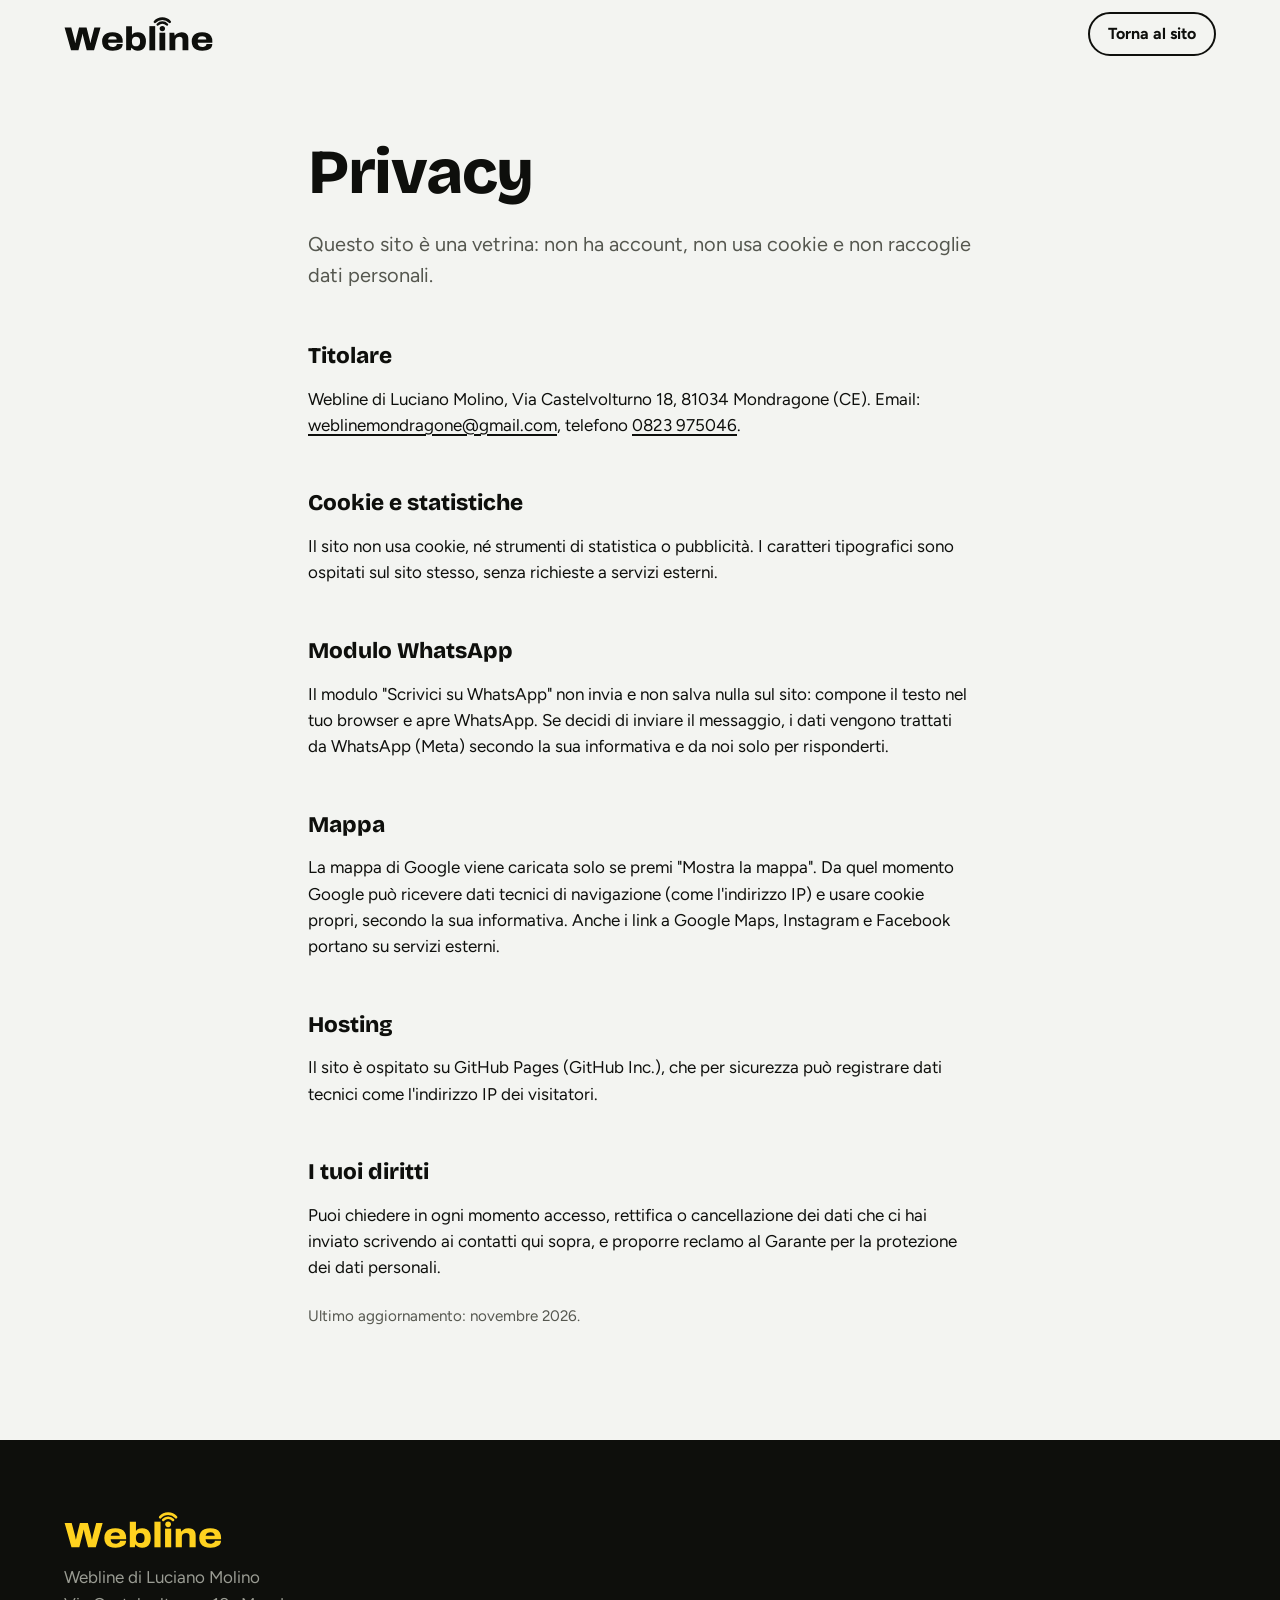
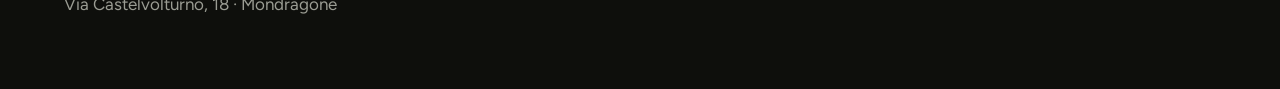
<file: privacy.html>
<!doctype html>
<html lang="it">
<head>
<meta charset="utf-8">
<meta name="viewport" content="width=device-width, initial-scale=1">
<title>Privacy – Webline Mondragone</title>
<meta name="description" content="Informativa privacy del sito di Webline di Luciano Molino, Mondragone.">
<link rel="canonical" href="https://www.weblinemondragone.it/privacy.html">
<meta name="theme-color" content="#FFD21F">
<link rel="icon" href="assets/img/favicon.svg" type="image/svg+xml">
<link rel="apple-touch-icon" href="assets/img/apple-touch-icon.png">
<link rel="preload" href="assets/fonts/bricolage.woff2" as="font" type="font/woff2" crossorigin>
<link rel="preload" href="assets/fonts/figtree.woff2" as="font" type="font/woff2" crossorigin>
<link rel="stylesheet" href="assets/css/style.css?v=3">
</head>
<body class="legal">
<a class="skip" href="#contenuto">Vai al contenuto</a>
<header class="top"><div class="top__in"><a class="brand" href="./" aria-label="Webline, torna alla home"><svg class="logo" xmlns="http://www.w3.org/2000/svg" viewBox="-10 -998 4490 1018" fill="currentColor" aria-hidden="true" focusable="false"><g transform="scale(1 -1)"><path transform="translate(0 0)" d="M201.1 0 7.7 687.3H207.4L302.3 323.1Q306.3 310 310.1 291.4Q314 272.7 318 253.7Q322 234.7 324.5 220.5H329.9Q331.9 231.3 334.5 245.2Q337.1 259 339.9 273.3Q342.6 287.5 345.5 300.6Q348.4 313.7 350.4 323.1L439.9 687.3H665.5L756.1 323.1Q759.4 311 763.2 292.6Q767.1 274.2 770.9 254.8Q774.8 235.5 777.4 220.5H782.8Q785 231.4 788 245Q791 258.6 793.9 272.7Q796.9 286.7 800 299.7Q803.1 312.8 805.6 323.1L899.9 687.3H1083.4L889.6 0H670.7L569.3 397.4Q566.1 411.9 561.8 429.7Q557.6 447.5 554.3 464.7Q551.1 481.9 548.8 494.1H543.8Q541.5 480.7 537.7 462.7Q534 444.7 530.3 427.4Q526.5 410.2 523.3 397.4L423 0Z"/><path transform="translate(1091 0)" d="M357.9 -12Q259.3 -12 187.9 17.4Q116.6 46.7 78.2 107.9Q39.8 169 39.8 263.5Q39.8 356.8 77.7 417.9Q115.6 479 185.3 509.2Q255.1 539.3 350.8 539.3Q448.4 539.3 516.8 510Q585.1 480.6 620.8 420.6Q656.5 360.6 656.5 268V229.4H218.5Q220.2 187.3 235.8 159Q251.4 130.7 282.2 117Q312.9 103.3 358.4 103.3Q384.1 103.3 406.3 109Q428.4 114.8 445 125.7Q461.5 136.5 471 152Q480.5 167.5 481.1 186.9H655.4Q655.4 139.9 634.2 102.8Q613 65.7 573.7 40.2Q534.4 14.7 479.6 1.4Q424.8 -12 357.9 -12ZM219.5 323.2H474.9Q474.9 347.8 466.4 366.4Q457.9 385 442.1 397.9Q426.4 410.8 404.5 417.3Q382.7 423.8 356.1 423.8Q314.9 423.8 285.9 411.9Q256.9 399.9 240.6 377.5Q224.2 355 219.5 323.2Z"/><path transform="translate(1787 0)" d="M410.8 -12Q355.1 -12 307 8.9Q258.9 29.7 226.6 77.4H218.8L205.4 0H63.9V724.3H237.8V469.2H245Q264.2 493 291 508.6Q317.8 524.2 349.6 531.8Q381.4 539.3 414.4 539.3Q485.9 539.3 540.3 509.5Q594.8 479.8 625.6 418.9Q656.4 358 656.4 264.1Q656.4 170 625.6 108.8Q594.8 47.5 539.7 17.8Q484.6 -12 410.8 -12ZM358.6 120.6Q400.6 120.6 427.6 136Q454.5 151.5 467.3 180.6Q480.1 209.8 480.1 250.1V276.4Q480.1 317 467.3 346.1Q454.5 375.1 427.8 390.9Q401.1 406.7 359 406.7Q328 406.7 304.9 396.8Q281.8 386.9 266.7 369Q251.6 351.2 244.1 326.2Q236.7 301.3 236.7 270.9V255.2Q236.7 215 249.9 184.7Q263 154.3 290.2 137.5Q317.4 120.6 358.6 120.6Z"/><path transform="translate(2483 0)" d="M63.6 0V724.3H237.5V0Z"/><path transform="translate(2784 0)" d="M63.6 0V527.3H237.5V0Z"/><path transform="translate(3085 0)" d="M63.6 0V527.3H205.7L217.8 445.9H225.8Q249.4 478.1 280.8 498.7Q312.1 519.3 349.1 529.3Q386.1 539.3 425.1 539.3Q491.6 539.3 536.7 516.7Q581.8 494.1 605.1 448.6Q628.4 403 628.4 333.8V0H454.3V309.4Q454.3 333.8 447.8 352Q441.3 370.2 429.1 382.2Q416.9 394.2 398.9 400.2Q380.9 406.2 357.6 406.2Q323.6 406.2 296.5 391.5Q269.4 376.7 253.4 351.2Q237.5 325.6 237.5 292.3V0Z"/><path transform="translate(3775 0)" d="M357.9 -12Q259.3 -12 187.9 17.4Q116.6 46.7 78.2 107.9Q39.8 169 39.8 263.5Q39.8 356.8 77.7 417.9Q115.6 479 185.3 509.2Q255.1 539.3 350.8 539.3Q448.4 539.3 516.8 510Q585.1 480.6 620.8 420.6Q656.5 360.6 656.5 268V229.4H218.5Q220.2 187.3 235.8 159Q251.4 130.7 282.2 117Q312.9 103.3 358.4 103.3Q384.1 103.3 406.3 109Q428.4 114.8 445 125.7Q461.5 136.5 471 152Q480.5 167.5 481.1 186.9H655.4Q655.4 139.9 634.2 102.8Q613 65.7 573.7 40.2Q534.4 14.7 479.6 1.4Q424.8 -12 357.9 -12ZM219.5 323.2H474.9Q474.9 347.8 466.4 366.4Q457.9 385 442.1 397.9Q426.4 410.8 404.5 417.3Q382.7 423.8 356.1 423.8Q314.9 423.8 285.9 411.9Q256.9 399.9 240.6 377.5Q224.2 355 219.5 323.2Z"/><circle cx="2934.5" cy="650" r="80"/><path class="arc" fill="none" stroke="currentColor" stroke-width="76" stroke-linecap="round" d="M3072 773.8A185 185 0 0 1 2797 773.8"/><path class="arc" fill="none" stroke="currentColor" stroke-width="76" stroke-linecap="round" d="M3157.4 850.7A300 300 0 0 1 2711.6 850.7"/></g></svg></a><a class="btn btn--line btn--sm" href="./">Torna al sito</a></div></header>
<main id="contenuto" class="legal__main">
<h1 class="h2">Privacy</h1>
<p class="lead">Questo sito è una vetrina: non ha account, non usa cookie e non raccoglie dati personali.</p>
<h2>Titolare</h2>
<p>Webline di Luciano Molino, Via Castelvolturno 18, 81034 Mondragone (CE). Email: <a href="mailto:weblinemondragone@gmail.com">weblinemondragone@gmail.com</a>, telefono <a href="tel:+390823975046">0823 975046</a>.</p>
<h2>Cookie e statistiche</h2>
<p>Il sito non usa cookie, né strumenti di statistica o pubblicità. I caratteri tipografici sono ospitati sul sito stesso, senza richieste a servizi esterni.</p>
<h2>Modulo WhatsApp</h2>
<p>Il modulo "Scrivici su WhatsApp" non invia e non salva nulla sul sito: compone il testo nel tuo browser e apre WhatsApp. Se decidi di inviare il messaggio, i dati vengono trattati da WhatsApp (Meta) secondo la sua informativa e da noi solo per risponderti.</p>
<h2>Mappa</h2>
<p>La mappa di Google viene caricata solo se premi "Mostra la mappa". Da quel momento Google può ricevere dati tecnici di navigazione (come l'indirizzo IP) e usare cookie propri, secondo la sua informativa. Anche i link a Google Maps, Instagram e Facebook portano su servizi esterni.</p>
<h2>Hosting</h2>
<p>Il sito è ospitato su GitHub Pages (GitHub Inc.), che per sicurezza può registrare dati tecnici come l'indirizzo IP dei visitatori.</p>
<h2>I tuoi diritti</h2>
<p>Puoi chiedere in ogni momento accesso, rettifica o cancellazione dei dati che ci hai inviato scrivendo ai contatti qui sopra, e proporre reclamo al Garante per la protezione dei dati personali.</p>
<p class="note">Ultimo aggiornamento: novembre 2026.</p>
</main>
<footer class="foot"><div class="foot__in"><div class="foot__brand"><svg class="logo" xmlns="http://www.w3.org/2000/svg" viewBox="-10 -998 4490 1018" fill="currentColor" aria-hidden="true" focusable="false"><g transform="scale(1 -1)"><path transform="translate(0 0)" d="M201.1 0 7.7 687.3H207.4L302.3 323.1Q306.3 310 310.1 291.4Q314 272.7 318 253.7Q322 234.7 324.5 220.5H329.9Q331.9 231.3 334.5 245.2Q337.1 259 339.9 273.3Q342.6 287.5 345.5 300.6Q348.4 313.7 350.4 323.1L439.9 687.3H665.5L756.1 323.1Q759.4 311 763.2 292.6Q767.1 274.2 770.9 254.8Q774.8 235.5 777.4 220.5H782.8Q785 231.4 788 245Q791 258.6 793.9 272.7Q796.9 286.7 800 299.7Q803.1 312.8 805.6 323.1L899.9 687.3H1083.4L889.6 0H670.7L569.3 397.4Q566.1 411.9 561.8 429.7Q557.6 447.5 554.3 464.7Q551.1 481.9 548.8 494.1H543.8Q541.5 480.7 537.7 462.7Q534 444.7 530.3 427.4Q526.5 410.2 523.3 397.4L423 0Z"/><path transform="translate(1091 0)" d="M357.9 -12Q259.3 -12 187.9 17.4Q116.6 46.7 78.2 107.9Q39.8 169 39.8 263.5Q39.8 356.8 77.7 417.9Q115.6 479 185.3 509.2Q255.1 539.3 350.8 539.3Q448.4 539.3 516.8 510Q585.1 480.6 620.8 420.6Q656.5 360.6 656.5 268V229.4H218.5Q220.2 187.3 235.8 159Q251.4 130.7 282.2 117Q312.9 103.3 358.4 103.3Q384.1 103.3 406.3 109Q428.4 114.8 445 125.7Q461.5 136.5 471 152Q480.5 167.5 481.1 186.9H655.4Q655.4 139.9 634.2 102.8Q613 65.7 573.7 40.2Q534.4 14.7 479.6 1.4Q424.8 -12 357.9 -12ZM219.5 323.2H474.9Q474.9 347.8 466.4 366.4Q457.9 385 442.1 397.9Q426.4 410.8 404.5 417.3Q382.7 423.8 356.1 423.8Q314.9 423.8 285.9 411.9Q256.9 399.9 240.6 377.5Q224.2 355 219.5 323.2Z"/><path transform="translate(1787 0)" d="M410.8 -12Q355.1 -12 307 8.9Q258.9 29.7 226.6 77.4H218.8L205.4 0H63.9V724.3H237.8V469.2H245Q264.2 493 291 508.6Q317.8 524.2 349.6 531.8Q381.4 539.3 414.4 539.3Q485.9 539.3 540.3 509.5Q594.8 479.8 625.6 418.9Q656.4 358 656.4 264.1Q656.4 170 625.6 108.8Q594.8 47.5 539.7 17.8Q484.6 -12 410.8 -12ZM358.6 120.6Q400.6 120.6 427.6 136Q454.5 151.5 467.3 180.6Q480.1 209.8 480.1 250.1V276.4Q480.1 317 467.3 346.1Q454.5 375.1 427.8 390.9Q401.1 406.7 359 406.7Q328 406.7 304.9 396.8Q281.8 386.9 266.7 369Q251.6 351.2 244.1 326.2Q236.7 301.3 236.7 270.9V255.2Q236.7 215 249.9 184.7Q263 154.3 290.2 137.5Q317.4 120.6 358.6 120.6Z"/><path transform="translate(2483 0)" d="M63.6 0V724.3H237.5V0Z"/><path transform="translate(2784 0)" d="M63.6 0V527.3H237.5V0Z"/><path transform="translate(3085 0)" d="M63.6 0V527.3H205.7L217.8 445.9H225.8Q249.4 478.1 280.8 498.7Q312.1 519.3 349.1 529.3Q386.1 539.3 425.1 539.3Q491.6 539.3 536.7 516.7Q581.8 494.1 605.1 448.6Q628.4 403 628.4 333.8V0H454.3V309.4Q454.3 333.8 447.8 352Q441.3 370.2 429.1 382.2Q416.9 394.2 398.9 400.2Q380.9 406.2 357.6 406.2Q323.6 406.2 296.5 391.5Q269.4 376.7 253.4 351.2Q237.5 325.6 237.5 292.3V0Z"/><path transform="translate(3775 0)" d="M357.9 -12Q259.3 -12 187.9 17.4Q116.6 46.7 78.2 107.9Q39.8 169 39.8 263.5Q39.8 356.8 77.7 417.9Q115.6 479 185.3 509.2Q255.1 539.3 350.8 539.3Q448.4 539.3 516.8 510Q585.1 480.6 620.8 420.6Q656.5 360.6 656.5 268V229.4H218.5Q220.2 187.3 235.8 159Q251.4 130.7 282.2 117Q312.9 103.3 358.4 103.3Q384.1 103.3 406.3 109Q428.4 114.8 445 125.7Q461.5 136.5 471 152Q480.5 167.5 481.1 186.9H655.4Q655.4 139.9 634.2 102.8Q613 65.7 573.7 40.2Q534.4 14.7 479.6 1.4Q424.8 -12 357.9 -12ZM219.5 323.2H474.9Q474.9 347.8 466.4 366.4Q457.9 385 442.1 397.9Q426.4 410.8 404.5 417.3Q382.7 423.8 356.1 423.8Q314.9 423.8 285.9 411.9Q256.9 399.9 240.6 377.5Q224.2 355 219.5 323.2Z"/><circle cx="2934.5" cy="650" r="80"/><path class="arc" fill="none" stroke="currentColor" stroke-width="76" stroke-linecap="round" d="M3072 773.8A185 185 0 0 1 2797 773.8"/><path class="arc" fill="none" stroke="currentColor" stroke-width="76" stroke-linecap="round" d="M3157.4 850.7A300 300 0 0 1 2711.6 850.7"/></g></svg><p>Webline di Luciano Molino<br>Via Castelvolturno, 18 · Mondragone</p></div></div></footer>
</body>
</html>
</file>
<file: assets/css/style.css>
/* Webline – stile */
@font-face{font-family:"Bricolage Grotesque";src:url("../fonts/bricolage.woff2") format("woff2");font-weight:200 800;font-display:swap}
@font-face{font-family:"Figtree";src:url("../fonts/figtree.woff2") format("woff2");font-weight:300 900;font-display:swap}

:root{
  --ink:#0E0F0C;--paper:#F3F4F1;--white:#fff;--signal:#FFD21F;
  --muted:#55574F;--muted-sig:#4A4A3A;--muted-ink:#9A9C93;
  --open:#127A3A;--closed:#B3261E;--line:#D9DBD3;
  --display:"Bricolage Grotesque",system-ui,sans-serif;--body:"Figtree",system-ui,sans-serif;
  --out:cubic-bezier(.23,1,.32,1);
  --pad:clamp(20px,5vw,72px);--max:1240px;
  --s1:8px;--s2:12px;--s3:16px;--s4:24px;--s5:32px;--s6:48px;--s7:72px;--s8:112px;
  --top-h:68px;
}
*,*::before,*::after{box-sizing:border-box}
html{scroll-behavior:smooth;scroll-padding-top:calc(var(--top-h) + 16px);-webkit-text-size-adjust:100%}
body{margin:0;background:var(--paper);color:var(--ink);font:400 1.0625rem/1.55 var(--body);-webkit-font-smoothing:antialiased;text-rendering:optimizeLegibility}
img,svg{display:block;max-width:100%}
a{color:inherit;text-underline-offset:.2em;text-decoration-thickness:2px}
h1,h2,h3{font-family:var(--display);margin:0;text-wrap:balance}
p{margin:0}
::selection{background:var(--signal);color:var(--ink)}
:focus-visible{outline:3px solid var(--ink);outline-offset:3px;border-radius:6px}
.tel :focus-visible,.foot :focus-visible,.menu :focus-visible,.voices :focus-visible{outline-color:var(--signal)}
.sr{position:absolute!important;width:1px;height:1px;overflow:hidden;clip:rect(0 0 0 0);white-space:nowrap}
.skip{position:fixed;left:16px;top:-80px;z-index:100;background:var(--ink);color:var(--signal);padding:12px 18px;border-radius:999px;font-weight:700;text-decoration:none;transition:top .3s var(--out)}
.skip:focus{top:12px}
mark.todo{background:var(--signal);color:var(--ink);padding:0 .3em;border-radius:4px}
html{scrollbar-color:var(--ink) var(--paper)}

/* icone */
.ic{width:1.25em;height:1.25em;flex:none}
.ic--lg{width:28px;height:28px}

/* bottoni */
.btn{display:inline-flex;align-items:center;justify-content:center;gap:10px;min-height:52px;padding:0 24px;border-radius:999px;border:2px solid var(--ink);font:700 1rem/1 var(--body);text-decoration:none;cursor:pointer;transition:scale .16s var(--out),background-color .2s,color .2s;white-space:nowrap}
.btn:active{scale:.97}
.btn--ink{background:var(--ink);color:var(--white)}
.btn--line{background:transparent;color:var(--ink)}
.btn--signal{background:var(--signal);color:var(--ink);border-color:var(--signal)}
.btn--line-light{background:transparent;color:var(--white);border-color:var(--white)}
.btn--sm{min-height:44px;padding:0 18px}
@media (hover:hover) and (pointer:fine){
  .btn--ink:hover{background:#2a2c27}
  .btn--line:hover{background:var(--ink);color:var(--white)}
  .btn--signal:hover{background:#ffe066}
}

/* header */
.top{position:sticky;top:0;z-index:50;background:var(--paper);border-bottom:1px solid transparent;transition:border-color .3s}
.top.is-scrolled{border-bottom-color:var(--line)}
.top__in{max-width:calc(var(--max) + 2*var(--pad));margin:0 auto;padding:0 var(--pad);height:var(--top-h);display:flex;align-items:center;gap:var(--s4)}
.brand{display:block;color:var(--ink);margin-right:auto;padding:6px 0}
.brand .logo{height:34px;width:auto}
.nav{display:flex;gap:4px}
.nav a{padding:10px 12px;border-radius:999px;text-decoration:none;font-weight:600;font-size:.95rem}
.nav a{position:relative}
.nav a::after{content:"";position:absolute;left:12px;right:12px;bottom:4px;height:3px;border-radius:2px;background:var(--signal);scale:0 1;transition:scale .35s var(--out)}
.nav a[aria-current="true"]::after{scale:1 1}
@media (hover:hover) and (pointer:fine){.nav a:hover{background:#E4E6E0}}
.menu-btn{display:none;width:48px;height:48px;border-radius:999px;border:2px solid var(--ink);background:transparent;cursor:pointer;place-items:center;color:var(--ink)}
.menu-btn__bars,.menu-btn__bars::before{display:block;width:18px;height:2px;background:currentColor;border-radius:2px;position:relative;transition:rotate .3s var(--out),translate .3s var(--out)}
.menu-btn__bars::before{content:"";position:absolute;top:6px;left:0}
.menu-btn__bars{translate:0 -3px}
.menu-btn[aria-expanded="true"] .menu-btn__bars{rotate:45deg;translate:0 0}
.menu-btn[aria-expanded="true"] .menu-btn__bars::before{rotate:-90deg;top:0}

.menu{position:fixed;inset:var(--top-h) 0 0;z-index:49;background:var(--ink);color:var(--white);padding:var(--s5) var(--pad);display:flex;flex-direction:column;justify-content:space-between;opacity:0;translate:0 -8px;transition:opacity .25s var(--out),translate .35s var(--out)}
.menu[hidden]{display:none}
.menu.is-open{opacity:1;translate:0 0}
.menu nav{display:flex;flex-direction:column}
.menu nav a{font:800 clamp(1.8rem,8vw,2.6rem)/1.15 var(--display);text-decoration:none;padding:10px 0;border-bottom:1px solid #2b2d28}
.menu__foot{display:grid;gap:12px;padding-bottom:max(16px,env(safe-area-inset-bottom))}

@media (max-width:960px){
  .nav,.top__call span{display:none}
  .top__call{width:48px;padding:0;transition:opacity .25s var(--out),scale .25s var(--out),visibility .25s}
  .menu-btn{display:grid}
  .brand .logo{height:30px}
}

/* tipografia comune */
.h2{font-size:clamp(2rem,1.2rem + 3.4vw,4rem);font-weight:800;line-height:1.02;letter-spacing:-.02em;max-width:18ch}
.lead{font-size:clamp(1.08rem,1rem + .4vw,1.25rem);color:var(--muted);max-width:56ch;margin-top:var(--s4)}
section{padding:var(--s8) var(--pad)}
section > *{max-width:var(--max);margin-left:auto;margin-right:auto}
.hero,.write{margin-inline:auto}
.hero > *,.write > *{margin:0;max-width:none}
section > .h2{max-width:var(--max);padding-right:calc(100% - min(100%,18ch))}

/* hero */
.hero{display:grid;grid-template-columns:1.05fr .95fr;gap:var(--s6);align-items:center;padding-top:clamp(32px,6vw,80px);padding-bottom:var(--s7);max-width:calc(var(--max) + 2*var(--pad))}
.hero__title{font-size:clamp(2.6rem,1.4rem + 5vw,5.6rem);font-weight:800;line-height:.98;letter-spacing:-.03em}
.hero__title .w{display:inline-block}
.hero__sub{font-size:clamp(1.08rem,1rem + .4vw,1.3rem);color:var(--muted);max-width:50ch;margin-top:var(--s4)}
.status{display:inline-flex;align-items:center;gap:10px;margin-top:var(--s4);font-weight:600;font-variant-numeric:tabular-nums}
.status__dot{width:12px;height:12px;border-radius:50%;background:var(--muted);flex:none;position:relative}
.status.is-open .status__dot{background:var(--open)}
.status.is-open .status__dot::after{content:"";position:absolute;inset:0;border-radius:50%;background:var(--open);animation:ping 2.4s var(--out) infinite}
.status.is-closed .status__dot{background:var(--closed)}
.status.is-open [data-status-text]{color:var(--open)}
@keyframes ping{0%{scale:1;opacity:.6}80%,100%{scale:2.6;opacity:0}}
.quick{list-style:none;margin:var(--s4) 0 0;padding:0;display:flex;flex-wrap:wrap;gap:8px}
.quick a{display:inline-flex;align-items:center;gap:8px;min-height:44px;padding:0 16px;border-radius:999px;background:var(--white);border:1px solid var(--line);font-weight:600;text-decoration:none;transition:scale .16s var(--out),border-color .2s}
.quick a:active{scale:.97}
@media (hover:hover) and (pointer:fine){.quick a:hover{border-color:var(--ink)}}
.hero__cta{display:flex;flex-wrap:wrap;gap:12px;margin-top:var(--s5)}
.hero__proof{margin-top:var(--s4)}
.hero__proof a{display:inline-flex;align-items:center;gap:10px;text-decoration:none;color:var(--muted)}
.hero__proof strong{color:var(--ink)}
.stars{display:flex;gap:2px;color:var(--ink)}
.stars svg{width:16px;height:16px}
.hero__art{position:relative;aspect-ratio:520/600;background:var(--signal);border-radius:28px;overflow:hidden;clip-path:inset(0 round 28px)}
.scene{width:100%;height:100%}
.scene .float{animation:float 7s ease-in-out infinite}
.scene .f-box{animation-delay:-2s}.scene .f-pad{animation-delay:-4s}.scene .f-plug{animation-delay:-1s}
@keyframes float{0%,100%{transform:translateY(0)}50%{transform:translateY(-8px)}}
.scene .phone,.scene .float{transform-box:fill-box}
.h-arc,.h-dot{transform-box:view-box;transform-origin:260px 250px}

/* assistenza */
.repair__head{margin-bottom:var(--s6)}
.repair__grid{display:grid;grid-template-columns:minmax(0,1fr) minmax(0,1fr);gap:var(--s6);align-items:start}
.repair__visual{position:sticky;top:calc(var(--top-h) + 24px);background:var(--white);border:2px solid var(--ink);border-radius:28px;padding:var(--s4)}
.device-stage{position:relative;aspect-ratio:320/360}
.dev{position:absolute;inset:0;width:100%;height:100%;opacity:0;scale:.94;transition:opacity .45s var(--out),scale .6s var(--out)}
.dev.is-on{opacity:1;scale:1}
.dev .part{opacity:0;transition:opacity .35s var(--out)}
.dev .part.is-on{opacity:1}
.dev .co{font:700 14px var(--body);fill:var(--ink)}
.dev .co-line{fill:none;stroke:var(--ink);stroke-width:2;stroke-dasharray:3 4}
.device-cap{font:800 1.25rem/1.2 var(--display);text-align:center;margin-top:var(--s2)}
.repair__list{list-style:none;margin:0;padding:0}
.rep{padding:var(--s5) 0 var(--s5) var(--s5);border-top:2px solid var(--line);min-height:30vh;display:flex;flex-direction:column;justify-content:center;position:relative;transition:color .3s}
.rep:last-child{border-bottom:2px solid var(--line)}
.rep::before{content:"";position:absolute;left:0;top:50%;width:12px;height:12px;margin-top:-6px;border-radius:50%;background:var(--line);transition:background-color .3s,scale .4s var(--out)}
.rep.is-active::before{background:var(--ink);scale:1.4}
.rep h3{font-size:clamp(1.5rem,1.1rem + 1.4vw,2.2rem);font-weight:800;letter-spacing:-.01em;color:#80827A;transition:color .3s}
.rep p{color:var(--muted);margin-top:var(--s1);max-width:44ch}
.rep.is-active h3{color:var(--ink)}
.repair__cta{margin-top:var(--s6)}

/* vendita */
.sale{background:var(--white)}
.sale__main{display:grid;grid-template-columns:1fr 1fr;gap:var(--s5);margin-top:var(--s6)}
.sale__art{background:var(--signal);border-radius:28px;aspect-ratio:400/260;display:grid;place-items:center;overflow:hidden}
.sale__art svg{width:88%}
.sale__hero h3{font-size:clamp(1.5rem,1.2rem + 1.2vw,2.2rem);font-weight:800;margin-top:var(--s4);letter-spacing:-.01em}
.sale__hero p{color:var(--muted);margin-top:var(--s1);max-width:44ch}
.sale__more{list-style:none;padding:0;margin:var(--s6) auto 0;display:grid;grid-template-columns:1fr 1fr;gap:var(--s5)}
.sale__more li{display:flex;gap:var(--s3);align-items:flex-start;border-top:2px solid var(--ink);padding-top:var(--s4)}
.sale__more h3{font-size:1.4rem;font-weight:800;}
.sale__more p{color:var(--muted);margin-top:4px}
.js .sale__art svg{scale:.9;opacity:0;transition:scale .9s var(--out),opacity .6s var(--out)}
.js .sale__main.in .sale__art svg{scale:1;opacity:1}
.js .sale__main.in .sale__hero:nth-child(2) .sale__art svg{transition-delay:.12s}

/* telefonia */
.tel{background:var(--ink);color:var(--white);overflow:hidden}
.tel .lead{color:var(--muted-ink)}
.ops{max-width:none;margin:var(--s6) calc(-1*var(--pad)) var(--s6);display:grid;gap:8px;overflow:hidden}
.ops--brands{margin-top:var(--s7);margin-bottom:0}
.ops--brands .ops__row{color:var(--ink)}
.ops--brands .ops__row--b{color:#55574F}
.ops--brands .ops__row--b span::after{background:var(--signal)}
.ops__row{display:flex;gap:.55em;white-space:nowrap;font:800 clamp(1.75rem,1.1rem + 2.3vw,3.25rem)/1.05 var(--display);letter-spacing:-.02em;will-change:transform}
.ops__row span::after{content:"";display:inline-block;width:.16em;height:.16em;border-radius:50%;background:var(--signal);margin-left:.55em;vertical-align:.22em}
.ops__row--b{color:var(--signal)}
.ops__row--b span::after{background:var(--white)}
.tel__list{list-style:none;padding:0;display:grid;grid-template-columns:repeat(4,1fr);gap:var(--s4);margin-top:0}
.tel__list li{border-top:2px solid var(--signal);padding-top:var(--s3)}
.tel__list h3{font-size:1.25rem;font-weight:800;}
.tel__list p{color:var(--muted-ink);margin-top:6px}

/* servizi */
.more__grid{display:grid;grid-template-columns:1.1fr 1fr;gap:var(--s6);margin-top:var(--s6);align-items:stretch}
.more__main{background:var(--signal);border-radius:28px;padding:var(--s5);display:flex;flex-direction:column;justify-content:flex-end;min-height:440px;position:relative;overflow:hidden}
.more__main .art--xl{position:absolute;right:6%;top:6%;width:min(42%,210px)}
.more__main h3{font-size:clamp(1.8rem,1.3rem + 1.8vw,2.8rem);font-weight:800;letter-spacing:-.02em}
.more__main p{color:var(--muted-sig);margin-top:var(--s2);max-width:34ch;font-size:1.125rem}
.box-arcs path{transform-box:view-box;transform-origin:100px 52px}
.more__list{list-style:none;margin:0;padding:0;display:grid;align-content:space-between}
.more__list li{display:flex;gap:var(--s3);align-items:flex-start;padding:var(--s4) 0;border-top:2px solid var(--line)}
.more__list li:last-child{border-bottom:2px solid var(--line)}
.more__list h3{font-size:1.4rem;font-weight:800;}
.more__list p{color:var(--muted);margin-top:4px}

/* recensioni */
.voices{background:var(--signal)}
.voices__list{list-style:none;padding:0;margin:var(--s6) auto var(--s5);display:grid;grid-template-columns:1.3fr 1fr 1fr;gap:var(--s5)}
.voices__list li{border-top:2px solid var(--ink);padding-top:var(--s4)}
.voices blockquote{margin:0}
.voices blockquote p{font:700 clamp(1.25rem,1rem + .9vw,1.6rem)/1.25 var(--display);letter-spacing:-.01em}
.voices__list li:first-child blockquote p{font-size:clamp(1.6rem,1.1rem + 1.8vw,2.4rem)}
.who{margin-top:var(--s3);color:var(--muted-sig);font-weight:600}
.link-arrow{display:inline-flex;align-items:center;gap:8px;font-weight:700;text-decoration:underline;text-decoration-thickness:2px;text-underline-offset:.25em}
.link-arrow .ic--arrow{transition:translate .25s var(--out)}
@media (hover:hover) and (pointer:fine){.link-arrow:hover .ic--arrow{translate:4px 0}}
.voices .link-arrow:focus-visible{outline-color:var(--ink)}

/* modulo */
.write{display:grid;grid-template-columns:1fr 1fr;gap:var(--s6);max-width:calc(var(--max) + 2*var(--pad));align-items:start}
.note{margin-top:var(--s4);color:var(--muted);font-size:.95rem}
.form{background:var(--white);border:2px solid var(--ink);border-radius:28px;padding:var(--s5);display:grid;gap:var(--s4)}
.field{display:grid;gap:8px;border:0;margin:0;padding:0;min-width:0}
.field label,.field legend{font-weight:700;padding:0}
.req{font-weight:400;color:var(--muted)}
.field input[type=text],.field textarea{font:inherit;color:var(--ink);background:var(--paper);border:2px solid #C9CBC3;border-radius:14px;padding:12px 14px;width:100%;transition:border-color .2s}
.field textarea{resize:vertical;min-height:120px}
.field input::placeholder,.field textarea::placeholder{color:#6B6D65}
.field input:focus-visible,.field textarea:focus-visible{outline:none;border-color:var(--ink);box-shadow:0 0 0 3px var(--signal)}
.field textarea[aria-invalid=true]{border-color:var(--closed)}
.err{color:var(--closed);font-weight:600;font-size:.95rem}
.pills{display:flex;flex-wrap:wrap;gap:8px;margin-top:8px}
.pills label{position:relative;font-weight:600}
.pills input{position:absolute;opacity:0;inset:0;margin:0;cursor:pointer}
.pills span{display:inline-flex;align-items:center;min-height:44px;padding:0 16px;border-radius:999px;border:2px solid #C9CBC3;background:var(--paper);transition:background-color .2s,border-color .2s}
.pills input:checked + span{background:var(--signal);border-color:var(--ink)}
.pills input:focus-visible + span{outline:3px solid var(--ink);outline-offset:2px}
.form .btn{justify-self:start}

/* orari e mappa */
.where{background:var(--white)}
.where__grid{display:grid;grid-template-columns:minmax(0,.9fr) minmax(0,1.1fr);gap:var(--s6);margin-top:var(--s6)}
.status--big{margin-top:0;font-size:1.15rem}
.hours__t{width:100%;border-collapse:collapse;margin-top:var(--s4);font-variant-numeric:tabular-nums}
.hours__t th,.hours__t td{text-align:left;padding:12px 10px;border-bottom:1px solid var(--line)}
.hours__t th{font-weight:600}
.hours__t td{color:var(--muted)}
.hours__t tr.is-today{background:var(--signal)}
.hours__t tr.is-today th,.hours__t tr.is-today td{color:var(--ink);font-weight:700;border-bottom-color:var(--signal)}
.hours__t tr.is-today th{border-radius:10px 0 0 10px}
.hours__t tr.is-today td:last-child{border-radius:0 10px 10px 0}
.addr{font-style:normal;margin-top:var(--s5);line-height:1.5}
.contacts{list-style:none;padding:0;margin:var(--s4) 0 0;display:grid;gap:4px}
.contacts a{display:inline-flex;align-items:center;gap:10px;min-height:44px;font-weight:600;text-decoration:none}
@media (hover:hover) and (pointer:fine){.contacts a:hover{text-decoration:underline}}
.map__frame{position:relative;aspect-ratio:600/420;border-radius:28px;overflow:hidden;border:2px solid var(--ink);background:#E6E8E2}
.map__frame iframe{position:absolute;inset:0;width:100%;height:100%;border:0}
.map__facade{position:absolute;inset:0;display:grid;justify-items:center;align-content:end;gap:10px;text-align:center;padding-bottom:18px}
.map__art{position:absolute;inset:0;width:100%;height:100%}
.map__load,.map__note{position:relative}
.map__note{font-size:.9rem;color:var(--muted);background:color-mix(in srgb,#E6E8E2 85%,transparent);padding:2px 10px;border-radius:999px}
.map__links{display:flex;flex-wrap:wrap;gap:var(--s4);margin-top:var(--s3)}

/* footer */
.foot{background:var(--ink);color:var(--white);padding:var(--s7) var(--pad) calc(var(--s7) + 72px)}
.foot__in{max-width:var(--max);margin:0 auto;display:grid;grid-template-columns:1.4fr 1fr 1fr 1fr;gap:var(--s5)}
.foot .logo{height:36px;width:auto;color:var(--signal)}
.foot__brand p{margin-top:var(--s3);color:var(--muted-ink)}
.foot__col{display:grid;align-content:start;gap:10px;color:var(--muted-ink)}
.foot__col a{color:var(--white);text-decoration:none;min-height:28px}
@media (hover:hover) and (pointer:fine){.foot__col a:hover{text-decoration:underline}}
@media (min-width:961px){.foot{padding-bottom:var(--s7)}}

/* barra azioni mobile */
.dock{position:fixed;left:12px;right:12px;bottom:max(12px,env(safe-area-inset-bottom));z-index:40;display:none;grid-template-columns:repeat(3,1fr);gap:6px;background:var(--ink);border-radius:999px;padding:6px;box-shadow:0 10px 30px rgba(14,15,12,.28);translate:0 140%;transition:translate .45s var(--out)}
.dock.is-on{translate:0 0}
.dock a{display:flex;align-items:center;justify-content:center;gap:8px;min-height:48px;border-radius:999px;color:var(--white);text-decoration:none;font-weight:700;font-size:.95rem}
.dock a:first-child{background:var(--signal);color:var(--ink)}
.dock a:active{scale:.97}
@media (max-width:960px){.dock{display:grid}}

/* entrate (solo con JS e movimento consentito) */
.js .rv{opacity:0;translate:0 24px;transition:opacity .8s var(--out),translate .9s var(--out)}
.js .rv.in{opacity:1;translate:0 0}
.js .rv-clip{clip-path:inset(0 0 100% 0);transition:clip-path .9s var(--out)}
.js .rv-clip.in{clip-path:inset(0 0 0 0)}
.js .rv-scale{opacity:0;scale:.96;transition:opacity .7s var(--out),scale .9s var(--out)}
.js .rv-scale.in{opacity:1;scale:1}
.js .stagger > *{opacity:0;translate:0 18px;transition:opacity .7s var(--out),translate .8s var(--out);transition-delay:calc(var(--k,0)*90ms)}
.js .stagger.in > *{opacity:1;translate:0 0}
.js .hero__title .w{opacity:0;translate:0 .4em;transition:opacity .7s var(--out),translate .9s var(--out);transition-delay:calc(var(--k,0)*70ms + 80ms)}
.js .is-ready .hero__title .w{opacity:1;translate:0 0}
.js .hero__art{clip-path:inset(12% 12% 12% 12% round 28px);transition:clip-path 1.1s var(--out) .15s}
.js .is-ready .hero__art{clip-path:inset(0 round 28px)}
.js .h-arc,.js .h-dot{opacity:0;scale:.6;transition:opacity .5s var(--out),scale .8s var(--out);transition-delay:calc(var(--i,0)*120ms + 650ms)}
.js .h-dot{transition-delay:550ms}
.js .is-ready .h-arc,.js .is-ready .h-dot{opacity:1;scale:1}
.js .is-ready .h-arc{animation:pulse 5.5s var(--out) calc(var(--i)*180ms + 2.4s) infinite}
@keyframes pulse{0%,70%,100%{opacity:1}80%{opacity:.25}}
.js .box-arcs path{opacity:0;scale:.6;transition:opacity .5s var(--out),scale .7s var(--out)}
.js .box-arcs path:last-child{transition-delay:.15s}
.js .more__main.in .box-arcs path{opacity:1;scale:1}

/* responsive */
@media (max-width:960px){
  section{padding-top:var(--s7);padding-bottom:var(--s7)}
  .hero{grid-template-columns:1fr;gap:var(--s5)}
  .hero__art{aspect-ratio:auto;height:min(78vw,420px)}
  .scene{position:absolute;inset:0}
  .repair__grid{grid-template-columns:1fr}
  .repair__visual{top:var(--top-h);z-index:2;display:grid;grid-template-columns:44px 1fr;align-items:center;gap:var(--s2);padding:6px 14px;border-radius:0 0 16px 16px;border-width:0 0 2px;margin:0 calc(-1*var(--pad));background:var(--paper)}
  .device-stage{width:44px}
  .device-stage .co,.device-stage .co-line{display:none}
  .device-cap{text-align:left;margin:0;font-size:1rem}
  .rep{scroll-margin-top:calc(var(--top-h) + 72px)}
  .quick{display:grid;grid-template-columns:repeat(3,1fr);gap:8px}
  .quick li{display:flex}
  .quick a{width:100%;flex-direction:column;justify-content:center;text-align:center;gap:6px;min-height:76px;padding:10px 6px;border-radius:16px;font-size:.9rem;line-height:1.2}
  .quick .ic{width:22px;height:22px}
  .dock-on .top__call{opacity:0;scale:.8;pointer-events:none;visibility:hidden}
  .rep{min-height:auto;padding:var(--s4) 0 var(--s4) var(--s5)}
  .sale__main,.sale__more{grid-template-columns:1fr}
  .tel__list{grid-template-columns:1fr 1fr}
  .more__grid,.write,.where__grid{grid-template-columns:1fr}
  .voices__list{grid-template-columns:1fr}
  .foot__in{grid-template-columns:1fr 1fr}
  .foot__brand{grid-column:1/-1}
}
@media (max-width:560px){
  .hero__cta .btn{width:100%}
  .tel__list{grid-template-columns:1fr}
  .foot__in{grid-template-columns:1fr}
  .more__main{min-height:400px}
  .form{padding:var(--s4)}
}

@media (prefers-reduced-motion:reduce){
  html{scroll-behavior:auto}
  *,*::before,*::after{animation:none!important;transition-duration:.01ms!important;transition-delay:0s!important}
  .js .sale__art svg,.js .rv,.js .rv-scale,.js .stagger > *,.js .hero__title .w,.js .h-arc,.js .h-dot,.js .box-arcs path{opacity:1;translate:0 0;scale:1}
  .js .rv-clip,.js .hero__art{clip-path:inset(0 round 28px)}
  .js .rv-clip{clip-path:none}
  .ops__row{transform:none!important}
}

/* privacy */
.legal__main{max-width:72ch;margin:0 auto;padding:var(--s7) var(--pad) var(--s8)}
.legal__main h2{font-size:1.4rem;font-weight:800;margin:var(--s6) 0 var(--s2)}
.legal__main p{max-width:65ch}
.legal .foot{padding-bottom:var(--s7)}
.legal .top__in .btn{margin-left:auto}
</file>
